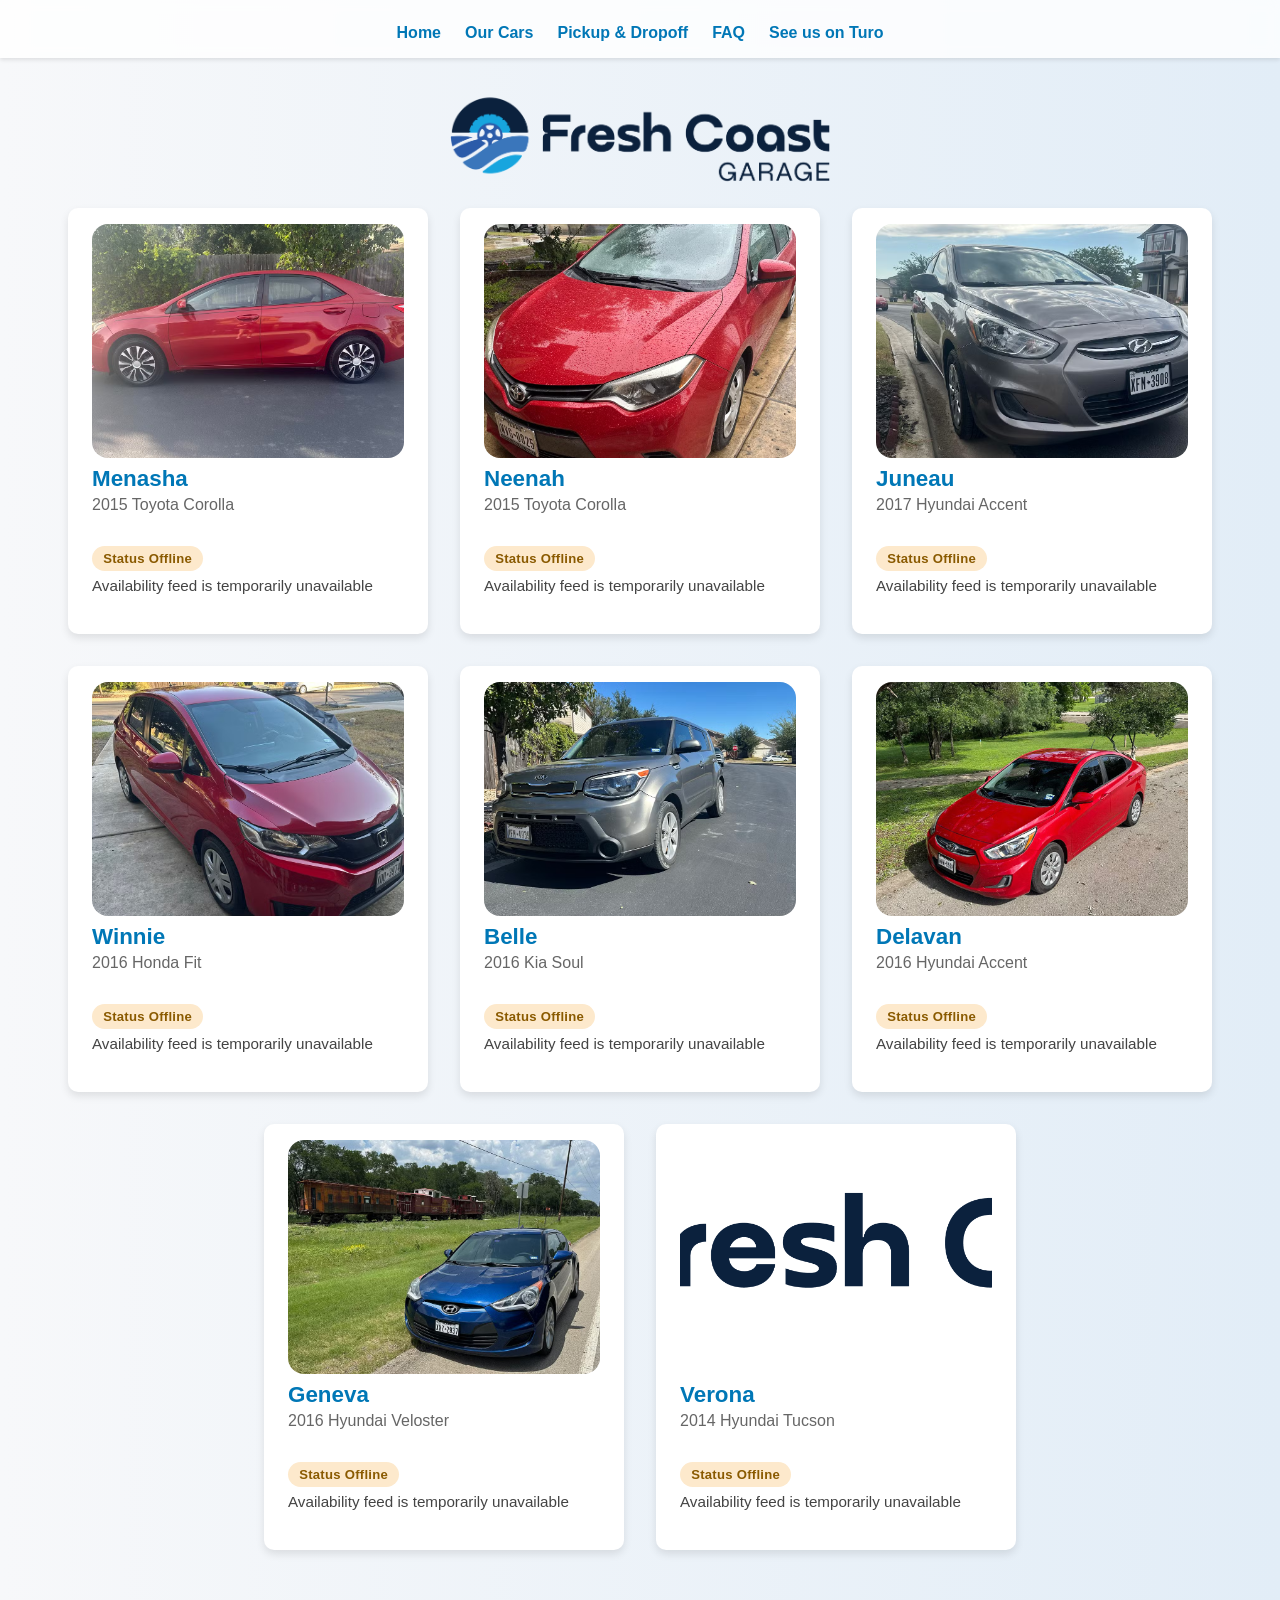
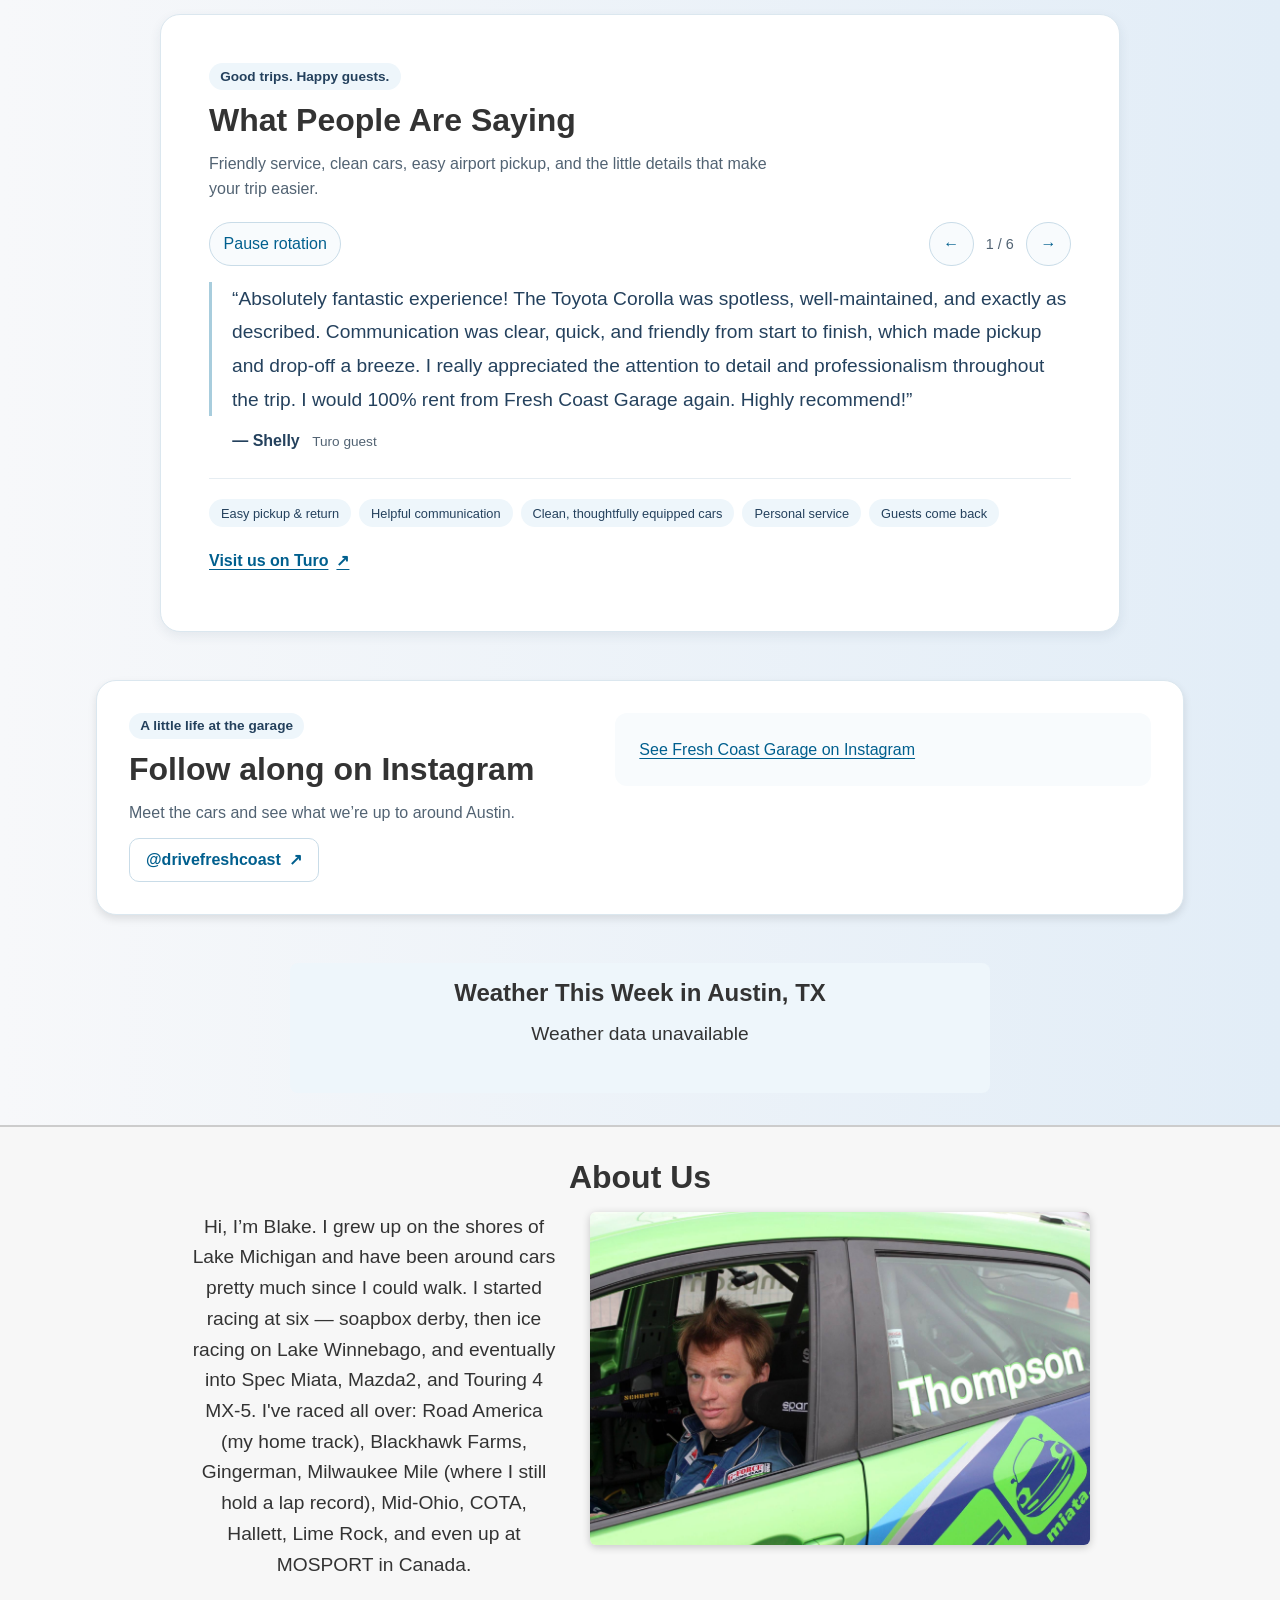
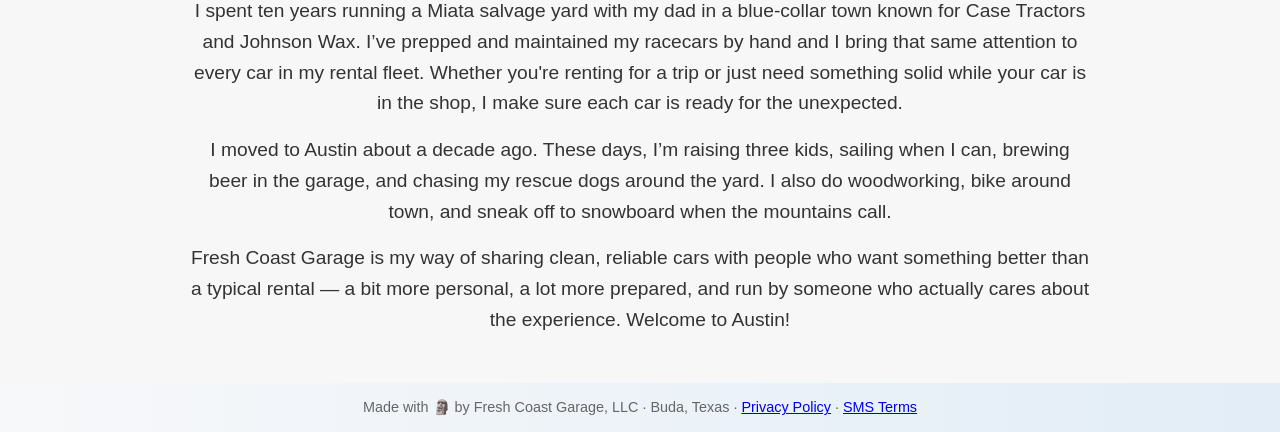
<file: index.html>
﻿<!DOCTYPE html>
<html lang="en">
<head>
  <meta charset="UTF-8" />
  <meta name="viewport" content="width=device-width, initial-scale=1" />
  <title>Fresh Coast Garage</title>
  <meta name="description" content="Local Austin car sharing with Fresh Coast Garage. Explore our cars, contactless Buda TX pickup, and Austin airport Turo pickup and dropoff instructions." />
  <link rel="icon" type="image/jpeg" href="images/icon.jpg" />
  <link rel="stylesheet" href="styles.css?v=20261002-reviews" />
  <style>
    .car-card {
      position: relative;
      display: block;
      text-decoration: none;
      color: inherit;
    }

    .car-status {
      margin-top: 0.8rem;
      display: flex;
      flex-direction: column;
      gap: 0.35rem;
      min-height: 3.6rem;
    }

    .status-pill {
      display: inline-flex;
      align-items: center;
      width: fit-content;
      padding: 0.35rem 0.7rem;
      border-radius: 999px;
      font-size: 0.82rem;
      font-weight: 700;
      letter-spacing: 0.02em;
      line-height: 1;
      background: #e8eef7;
      color: #24415d;
    }

    .status-pill.status-loading {
      background: #ececec;
      color: #666;
    }

    .status-pill.status-available {
      background: #dff6e4;
      color: #1f6b35;
    }

    .status-pill.status-upcoming {
      background: #e5f0ff;
      color: #2156a5;
    }

    .status-pill.status-unavailable {
      background: #fde9cc;
      color: #8a5a00;
    }

    .status-pill.status-longterm {
      background: #f8d7da;
      color: #8b1e2d;
    }

    .status-detail {
      font-size: 0.95rem;
      line-height: 1.35;
      color: #444;
      min-height: 1.2rem;
    }

    .status-meta {
      font-size: 0.82rem;
      color: #777;
      min-height: 1rem;
    }

    .daily-rate {
      display: flex;
      align-items: baseline;
      justify-content: space-between;
      gap: 0.75rem;
      margin-top: 0.85rem;
      padding-top: 0.85rem;
      border-top: 1px solid #e8edf2;
    }

    .daily-rate-label {
      font-size: 0.82rem;
      font-weight: 700;
      color: #607080;
      text-transform: uppercase;
    }

    .daily-rate-value {
      font-size: 1.3rem;
      font-weight: 800;
      color: #1f6b35;
      white-space: nowrap;
    }

    .daily-rate-value span {
      font-size: 0.82rem;
      font-weight: 700;
      color: #607080;
    }
  </style>
</head>
<body>
  <header>
    <nav>
      <ul>
        <li><a href="#">Home</a></li>
        <li><a href="#cars">Our Cars</a></li>
        <li><a href="pickup-dropoff.html">Pickup &amp; Dropoff</a></li>
        <li><a href="faq.html">FAQ</a></li>
        <li><a href="https://turo.com/us/en/drivers/49832972" target="_blank" rel="noopener">See us on Turo</a></li>
      </ul>
    </nav>
  </header>

  <main>
    <div class="logo-container">
      <img src="images/logo.png" width="400" alt="Fresh Coast Garage logo">
    </div>

    <section id="cars">
      <div class="car-cards" id="car-cards">
        <p>Loading cars&hellip;</p>
      </div>
    </section>

    <section id="guest-reviews" class="guest-section" aria-labelledby="reviews-heading">
      <div class="reviews-card" role="region" aria-roledescription="carousel" aria-labelledby="reviews-heading">
        <span class="pickup-tag">Good trips. Happy guests.</span>
        <h2 id="reviews-heading">What People Are Saying</h2>
        <p class="reviews-intro">Friendly service, clean cars, easy airport pickup, and the little details that make your trip easier.</p>
        <div class="review-controls" hidden>
          <button type="button" class="review-toggle">Pause rotation</button>
          <div class="review-navigation">
            <button type="button" class="review-previous" aria-label="Previous review">&larr;</button>
            <span class="review-count">1 / 6</span>
            <button type="button" class="review-next" aria-label="Next review">&rarr;</button>
          </div>
        </div>
        <div class="review-stage" aria-live="off">
          <figure class="review-slide" role="group" aria-roledescription="slide" aria-label="1 of 6">
            <blockquote><p>&ldquo;Absolutely fantastic experience! The Toyota Corolla was spotless, well-maintained, and exactly as described. Communication was clear, quick, and friendly from start to finish, which made pickup and drop-off a breeze. I really appreciated the attention to detail and professionalism throughout the trip. I would 100% rent from Fresh Coast Garage again. Highly recommend!&rdquo;</p></blockquote>
            <figcaption>&mdash; Shelly <span>Turo guest</span></figcaption>
          </figure>
          <figure class="review-slide" role="group" aria-roledescription="slide" aria-label="2 of 6">
            <blockquote><p>&ldquo;Easiest rental I have ever had! Winnie is a fantastic car and Blake was the most helpful host. Highly recommend!&rdquo;</p></blockquote>
            <figcaption>&mdash; Leesa <span>Turo guest</span></figcaption>
          </figure>
          <figure class="review-slide" role="group" aria-roledescription="slide" aria-label="3 of 6">
            <blockquote><p>&ldquo;This is my 3x renting from this Host and each time was AWESOME! Will definitely be renting again!&rdquo;</p></blockquote>
            <figcaption>&mdash; Lakeisha <span>Turo guest</span></figcaption>
          </figure>
          <figure class="review-slide" role="group" aria-roledescription="slide" aria-label="4 of 6">
            <blockquote><p>&ldquo;Definitely one of the best hosts I?ve ever rented with. Pickup/drop off were easy and car drove like a dream. The host even went above and beyond by providing charging and audio cords as well as fresh water bottles at pickup.&rdquo;</p></blockquote>
            <figcaption>&mdash; Lauren <span>Turo guest</span></figcaption>
          </figure>
          <figure class="review-slide" role="group" aria-roledescription="slide" aria-label="5 of 6">
            <blockquote><p>&ldquo;Everything was so easy! Host was so helpful and car was just as described and very easy to drive! Everything was so clean and professional!&rdquo;</p></blockquote>
            <figcaption>&mdash; Natalie <span>Turo guest</span></figcaption>
          </figure>
          <figure class="review-slide" role="group" aria-roledescription="slide" aria-label="6 of 6">
            <blockquote><p>&ldquo;Blake, the car owner is absolutely amazing!! I would recommend that you rent any of his cars any time. There is no going wrong with him. He will absolutely go out of his way to make sure you're taken care of.&rdquo;</p></blockquote>
            <figcaption>&mdash; Graciela <span>Turo guest</span></figcaption>
          </figure>
        </div>
        <div class="review-highlights" aria-label="Why guests choose Fresh Coast Garage">
          <span>Easy pickup &amp; return</span><span>Helpful communication</span><span>Clean, thoughtfully equipped cars</span><span>Personal service</span><span>Guests come back</span>
        </div>
        <a class="reviews-link" href="https://turo.com/us/en/drivers/49832972" target="_blank" rel="noopener noreferrer">Visit us on Turo <span aria-hidden="true">&nearr;</span></a>
      </div>
    </section>

    <section id="instagram" class="guest-section" aria-labelledby="instagram-heading">
      <div class="instagram-card">
        <div class="instagram-intro">
          <span class="pickup-tag">A little life at the garage</span>
          <h2 id="instagram-heading">Follow along on Instagram</h2>
          <p>Meet the cars and see what we&rsquo;re up to around Austin.</p>
          <a class="instagram-follow" href="https://www.instagram.com/drivefreshcoast/" target="_blank" rel="noopener noreferrer">@drivefreshcoast <span aria-hidden="true">&nearr;</span></a>
        </div>
        <div class="instagram-feed">
          <blockquote class="instagram-media" data-instgrm-permalink="https://www.instagram.com/drivefreshcoast/" data-instgrm-version="14">
            <a href="https://www.instagram.com/drivefreshcoast/" target="_blank" rel="noopener noreferrer">See Fresh Coast Garage on Instagram</a>
          </blockquote>
        </div>
      </div>
    </section>

    <section id="weather">
      <h2>Weather This Week in Austin, TX</h2>
      <div id="weather-forecast" class="weather-cards">
        <p>Loading forecast&hellip;</p>
      </div>
    </section>

    <section id="about">
      <h2>About Us</h2>
      <div class="about-content">
        <img src="images/wet.JPG" alt="Blake in racecar" class="about-photo" />

        <p>Hi, I&rsquo;m Blake. I grew up on the shores of Lake Michigan and have been around cars pretty much since I could walk. I started racing at six &mdash; soapbox derby, then ice racing on Lake Winnebago, and eventually into Spec Miata, Mazda2, and Touring 4 MX-5. I've raced all over: Road America (my home track), Blackhawk Farms, Gingerman, Milwaukee Mile (where I still hold a lap record), Mid-Ohio, COTA, Hallett, Lime Rock, and even up at MOSPORT in Canada.</p>

        <p>I spent ten years running a Miata salvage yard with my dad in a blue-collar town known for Case Tractors and Johnson Wax. I&rsquo;ve prepped and maintained my racecars by hand and I bring that same attention to every car in my rental fleet. Whether you're renting for a trip or just need something solid while your car is in the shop, I make sure each car is ready for the unexpected.</p>

        <p>I moved to Austin about a decade ago. These days, I&rsquo;m raising three kids, sailing when I can, brewing beer in the garage, and chasing my rescue dogs around the yard. I also do woodworking, bike around town, and sneak off to snowboard when the mountains call.</p>

        <p>Fresh Coast Garage is my way of sharing clean, reliable cars with people who want something better than a typical rental &mdash; a bit more personal, a lot more prepared, and run by someone who actually cares about the experience. Welcome to Austin!</p>
      </div>
    </section>
  </main>

    <footer>
    Made with 🗿 by Fresh Coast Garage, LLC · Buda, Texas ·
    <a href="/privacy.html">Privacy Policy</a> ·
    <a href="/smsconsent.html">SMS Terms</a>
  </footer>

  <script defer src="scripts/guest-reviews.js"></script>
  <script async src="https://www.instagram.com/embed.js"></script>
  <script>
    // Used for missing feed metadata and when the feed is offline.
    const fallbackFleet = [
      {
        turoVehicleId: "3238198",
        nickname: "Menasha",
        yearMakeModel: "2015 Toyota Corolla",
        href: "https://turo.com/us/en/car-rental/united-states/buda-tx/toyota/corolla/3238198",
        image: "images/menasha/menasha.jpg",
        imageAvif: "images/menasha/menasha.avif",
        alt: "Stripe the 2015 Toyota Corolla"
      },
      {
        turoVehicleId: "3248520",
        nickname: "Neenah",
        yearMakeModel: "2015 Toyota Corolla",
        href: "https://turo.com/us/en/car-rental/united-states/buda-tx/toyota/corolla/3248520",
        image: "images/neenah/neenah.jpg",
        imageAvif: "images/neenah/neenah.avif",
        alt: "Cherry the 2015 Toyota Corolla"
      },
      {
        turoVehicleId: "3284235",
        nickname: "Juneau",
        yearMakeModel: "2017 Hyundai Accent",
        href: "https://turo.com/us/en/car-rental/united-states/buda-tx/hyundai/accent/3284235",
        image: "images/juneau/juneau.jpg",
        imageAvif: "images/juneau/juneau.avif",
        alt: "Juneau the 2017 Hyundai Accent"
      },
      {
        turoVehicleId: "3364377",
        nickname: "Winnie",
        yearMakeModel: "2016 Honda Fit",
        href: "https://turo.com/us/en/car-rental/united-states/buda-tx/honda/fit/3364377",
        image: "images/winnie/winnie.jpg",
        imageAvif: "images/winnie/winnie.avif",
        alt: "Winnie the 2016 Honda Fit"
      },
      {
        turoVehicleId: "3382223",
        nickname: "Belle",
        yearMakeModel: "2016 Kia Soul",
        href: "https://turo.com/us/en/suv-rental/united-states/buda-tx/kia/soul/3382223",
        image: "images/belle/belle.jpg",
        imageAvif: "images/belle/belle.avif",
        alt: "Belle the 2016 Kia Soul"
      },
      {
        turoVehicleId: "3578473",
        nickname: "Delavan",
        yearMakeModel: "2016 Hyundai Accent",
        href: "https://turo.com/us/en/car-rental/united-states/austin-tx/hyundai/accent/3578473",
        image: "images/delavan/delavan.jpg",
        imageAvif: null,
        alt: "Delavan the 2016 Hyundai Accent"
      },
      {
        turoVehicleId: "3666901",
        nickname: "Geneva",
        yearMakeModel: "2016 Hyundai Veloster",
        href: "https://turo.com/us/en/car-rental/united-states/buda-tx/hyundai/veloster/3666901",
        image: "images/geneva/geneva.jpg",
        imageAvif: null,
        alt: "Geneva the 2016 Hyundai Veloster"
      },
      {
        turoVehicleId: "3913214",
        nickname: "Verona",
        yearMakeModel: "2014 Hyundai Tucson",
        href: "https://turo.com/us/en/suv-rental/united-states/buda-tx/hyundai/tucson/3913214",
        image: "images/logo.png",
        imageAvif: null,
        alt: "Fresh Coast Garage logo — photo of Verona coming soon"
      }
    ];

    function formatDateLabel(dateString) {
      if (!dateString) return "";
      const date = new Date(dateString + "T12:00:00");
      return date.toLocaleDateString("en-US", {
        month: "long",
        day: "numeric"
      });
    }

    function getTodayKey() {
      const now = new Date();
      const parts = new Intl.DateTimeFormat("en-CA", {
        timeZone: "America/Chicago",
        year: "numeric",
        month: "2-digit",
        day: "2-digit"
      }).formatToParts(now);

      const year = parts.find(part => part.type === "year")?.value;
      const month = parts.find(part => part.type === "month")?.value;
      const day = parts.find(part => part.type === "day")?.value;

      return `${year}-${month}-${day}`;
    }

    function inferAvailability(vehicle) {
      const today = getTodayKey();
      const availableDates = Array.isArray(vehicle?.availableDates) ? vehicle.availableDates : [];
      const unavailableDates = Array.isArray(vehicle?.unavailableDates) ? vehicle.unavailableDates : [];
      const nextAvailableDate = vehicle?.nextAvailableDate || availableDates[0] || null;
      const isAvailableToday = availableDates.includes(today);
      const totalOpenDays = availableDates.length;

      if (vehicle?.status === "long_term_trip") {
        return {
          pillText: "Unavailable",
          pillClass: "status-longterm",
          detail: "Long Term Trip Underway",
          meta: "This car is temporarily out of circulation."
        };
      }

      if (!totalOpenDays) {
        return {
          pillText: "Unavailable",
          pillClass: "status-unavailable",
          detail: "No availability posted right now",
          meta: "Check back soon for updated dates."
        };
      }

      if (vehicle?.status === "available_until_next_booking" && vehicle?.nextBookedStart) {
        return {
          pillText: "Available Now",
          pillClass: "status-available",
          detail: `Available until ${formatDateLabel(vehicle.nextBookedStart)}`,
          meta: vehicle.nextAvailableDate
            ? `Then available again ${formatDateLabel(vehicle.nextAvailableDate)}`
            : `${totalOpenDays} open day${totalOpenDays === 1 ? "" : "s"} in the next 90 days`
        };
      }

      if (isAvailableToday) {
        return {
          pillText: "Available Now",
          pillClass: "status-available",
          detail: "Ready to book now",
          meta: `${totalOpenDays} open day${totalOpenDays === 1 ? "" : "s"} in the next 90 days`
        };
      }

      if (nextAvailableDate) {
        return {
          pillText: "Booked",
          pillClass: "status-upcoming",
          detail: `Next available: ${formatDateLabel(nextAvailableDate)}`,
          meta: `${unavailableDates.length} blocked day${unavailableDates.length === 1 ? "" : "s"} currently on the calendar`
        };
      }

      return {
        pillText: "Status Unknown",
        pillClass: "status-unavailable",
        detail: "Availability not available",
        meta: ""
      };
    }

    function getExpectedDailyRate(vehicle) {
      if (!vehicle) return null;

      const typicalDailyRate = vehicle.typicalDailyRate;
      if (typicalDailyRate && typeof typicalDailyRate === "object") {
        const low = Number(typicalDailyRate.low);
        const high = Number(typicalDailyRate.high);

        if (Number.isFinite(low) && Number.isFinite(high)) {
          return low === high
            ? `${formatDailyRate(low)}/day`
            : `${formatDailyRate(low)}-${formatDailyRate(high)}/day`;
        }

        if (typeof typicalDailyRate.label === "string" && typicalDailyRate.label.trim()) {
          return typicalDailyRate.label.trim().replace(/^Typical rate:\s*/i, "");
        }
      }

      const rawRate =
        vehicle.expectedDailyRate ??
        vehicle.expectedDailyRateUsd ??
        vehicle.dailyRate ??
        vehicle.dailyRateUsd ??
        vehicle.averageDailyRate ??
        vehicle.expectedDailyPrice;

      if (rawRate !== undefined && rawRate !== null && rawRate !== "") {
        const numericRate = Number(String(rawRate).replace(/[^0-9.-]/g, ""));
        return Number.isFinite(numericRate) ? numericRate : null;
      }

      const rawCents =
        vehicle.expectedDailyRateCents ??
        vehicle.dailyRateCents ??
        vehicle.expectedDailyPriceCents;

      if (rawCents !== undefined && rawCents !== null && rawCents !== "") {
        const numericCents = Number(rawCents);
        return Number.isFinite(numericCents) ? numericCents / 100 : null;
      }

      return null;
    }

    function formatDailyRate(value) {
      return new Intl.NumberFormat("en-US", {
        style: "currency",
        currency: "USD",
        maximumFractionDigits: value % 1 === 0 ? 0 : 2
      }).format(value);
    }

    function normalizeImagePath(value) {
      if (!value) return null;

      const imagePath = String(value).trim();
      if (!imagePath) return null;
      if (/^https?:\/\//i.test(imagePath) || imagePath.startsWith("/")) return imagePath;

      return imagePath.replace(/^\.?\//, "");
    }

    function getImageFolder(vehicle) {
      const folder =
        vehicle?.imageFolder ??
        vehicle?.imageDirectory ??
        vehicle?.imagePath;

      const normalizedFolder = normalizeImagePath(folder);
      return normalizedFolder ? normalizedFolder.replace(/\/$/, "") : null;
    }

    function slugifyAssetName(value) {
      return String(value || "")
        .trim()
        .toLowerCase()
        .replace(/[^a-z0-9]+/g, "-")
        .replace(/^-+|-+$/g, "") || "vehicle";
    }

    function getVehicleImageSlug(car, liveVehicle) {
      const folderSlug = getImageFolder(liveVehicle)?.split("/").pop();
      return slugifyAssetName(
        liveVehicle?.imageSlug ??
        liveVehicle?.nickname ??
        liveVehicle?.displayName ??
        car.nickname ??
        folderSlug
      );
    }

    function getVehicleImageAssets(car, liveVehicle) {
      const imageFolder = getImageFolder(liveVehicle);
      const imageSlug = getVehicleImageSlug(car, liveVehicle);
      const fallbackImage = car.imageAvif || car.image;

      const candidates = [
        imageFolder ? `${imageFolder}/${imageSlug}.avif` : null,
        imageFolder ? `${imageFolder}/${imageSlug}.webp` : null,
        imageFolder ? `${imageFolder}/${imageSlug}.jpg` : null,
        imageFolder ? `${imageFolder}/${imageSlug}.png` : null,
        liveVehicle?.imageAvif,
        liveVehicle?.imageAvifUrl,
        liveVehicle?.primaryImageUrl,
        liveVehicle?.heroImageUrl,
        liveVehicle?.imageUrl,
        car.imageAvif,
        car.image,
        fallbackImage,
        "images/logo.png"
      ]
        .map(normalizeImagePath)
        .filter(Boolean);

      return {
        candidates: [...new Set(candidates)],
        alt: liveVehicle?.imageAlt || car.alt
      };
    }

    function handleImageFallback(image) {
      const fallbacks = image.dataset.fallbacks.split("|").filter(Boolean);
      const nextImage = fallbacks.shift();

      image.dataset.fallbacks = fallbacks.join("|");

      if (nextImage) {
        image.src = nextImage;
      } else {
        image.onerror = null;
      }
    }

    function renderVehiclePicture(car, liveVehicle) {
      const imageAssets = getVehicleImageAssets(car, liveVehicle);
      const [primaryImage, ...fallbackImages] = imageAssets.candidates;
      const fallbackAttribute = fallbackImages.length
        ? ` onerror="handleImageFallback(this)"`
        : "";

      return `
        <img
          src="${escapeHtml(primaryImage)}"
          alt="${escapeHtml(imageAssets.alt)}"
          class="car-photo"
          data-fallbacks="${escapeHtml(fallbackImages.join("|"))}"
          ${fallbackAttribute}
        >
      `;
    }

    function renderCarCard(car, liveVehicle) {
  const inferred = inferAvailability(liveVehicle);
  const expectedDailyRate = getExpectedDailyRate(liveVehicle);
  const dailyRateValue = typeof expectedDailyRate === "number"
    ? `${formatDailyRate(expectedDailyRate)}<span>/day</span>`
    : escapeHtml(expectedDailyRate);
  const dailyRateHtml = expectedDailyRate === null
    ? ""
    : `
      <div class="daily-rate">
        <span class="daily-rate-label">Typical daily rate</span>
        <strong class="daily-rate-value">${dailyRateValue}</strong>
      </div>
    `;

  const shouldSendToHostPage =
    inferred.pillClass === "status-longterm" ||
    inferred.pillClass === "status-unavailable";

  const destination = shouldSendToHostPage
    ? "https://turo.com/us/en/drivers/49832972"
    : car.href;

  const pictureHtml = renderVehiclePicture(car, liveVehicle);

  return `
    <a
      href="${escapeHtml(destination)}"
      class="car-card"
      target="_blank"
      rel="noopener"
      data-turo-vehicle-id="${escapeHtml(car.turoVehicleId)}"
      data-nickname="${escapeHtml(car.nickname)}"
    >
      <div class="image-wrapper">
        ${pictureHtml}
      </div>
      <h3>${escapeHtml(car.nickname)}</h3>
      <p>${escapeHtml(car.yearMakeModel)}</p>
      ${dailyRateHtml}
      <div class="car-status">
        <span class="status-pill ${inferred.pillClass}">${inferred.pillText}</span>
        <div class="status-detail">${inferred.detail}</div>
        <div class="status-meta">${inferred.meta}</div>
      </div>
    </a>
  `;
}
    function normalizeName(value) {
      return String(value || "").trim().toLowerCase();
    }

    function escapeHtml(value) {
      return String(value ?? "").replace(/[&<>"']/g, character => ({
        "&": "&amp;", "<": "&lt;", ">": "&gt;", '"': "&quot;", "'": "&#39;"
      })[character]);
    }

    function getListingUrl(value) {
      try {
        const url = new URL(value);
        return url.protocol === "https:" && url.hostname === "turo.com" ? url.href : null;
      } catch {
        return null;
      }
    }

    function normalizeVehicle(vehicle) {
      const fallback = fallbackFleet.find(car =>
        vehicle.turoVehicleId && String(car.turoVehicleId) === String(vehicle.turoVehicleId)
      ) || fallbackFleet.find(car =>
        normalizeName(car.nickname) === normalizeName(vehicle.nickname || vehicle.displayName || vehicle.name)
      ) || {};
      const nickname = vehicle.nickname || vehicle.displayName || vehicle.name || fallback.nickname || "Rental car";
      return {
        turoVehicleId: vehicle.turoVehicleId || fallback.turoVehicleId || "",
        nickname,
        yearMakeModel: vehicle.yearMakeModel ||
          [vehicle.year, vehicle.make, vehicle.model].filter(Boolean).join(" ") || fallback.yearMakeModel || "",
        href: getListingUrl(vehicle.turoUrl) || getListingUrl(vehicle.href) ||
          fallback.href || "https://turo.com/us/en/drivers/49832972",
        image: fallback.image || "images/logo.png",
        imageAvif: fallback.imageAvif || null,
        alt: vehicle.imageAlt || fallback.alt || nickname + " rental car"
      };
    }

    function getAvailabilityRank(vehicle) {
      const today = getTodayKey();
      const availableDates = Array.isArray(vehicle?.availableDates) ? vehicle.availableDates : [];

      return {
        openDays: availableDates.length,
        availableToday: availableDates.includes(today) ? 1 : 0
      };
    }

    function renderFleet(vehicles) {
      const cardsHtml = vehicles
        .map((liveVehicle, originalIndex) => {
          const car = normalizeVehicle(liveVehicle);
          return {
            car,
            liveVehicle,
            originalIndex,
            rank: getAvailabilityRank(liveVehicle)
          };
        })
        .sort((left, right) => {
          return (
            right.rank.openDays - left.rank.openDays ||
            right.rank.availableToday - left.rank.availableToday ||
            left.originalIndex - right.originalIndex
          );
        })
        .map(({ car, liveVehicle }) => renderCarCard(car, liveVehicle))
        .join("");

      document.getElementById("car-cards").innerHTML = cardsHtml;
    }

    function renderFleetOffline() {
      const cardsHtml = fallbackFleet.map(car => {
        return `
          <a
            href="${car.href}"
            class="car-card"
            target="_blank"
            rel="noopener"
            data-turo-vehicle-id="${escapeHtml(car.turoVehicleId)}"
            data-nickname="${escapeHtml(car.nickname)}"
          >
            <div class="image-wrapper">
              ${
                car.imageAvif
                  ? `
                    <picture>
                      <source srcset="${car.imageAvif}" type="image/avif">
                      <img src="${car.image}" alt="${car.alt}" class="car-photo">
                    </picture>
                  `
                  : `
                    <picture>
                      <img src="${car.image}" alt="${car.alt}" class="car-photo">
                    </picture>
                  `
              }
            </div>
            <h3>${escapeHtml(car.nickname)}</h3>
            <p>${escapeHtml(car.yearMakeModel)}</p>
            <div class="car-status">
              <span class="status-pill status-unavailable">Status Offline</span>
              <div class="status-detail">Availability feed is temporarily unavailable</div>
              <div class="status-meta"></div>
            </div>
          </a>
        `;
      }).join("");

      document.getElementById("car-cards").innerHTML = cardsHtml;
    }

    fetch("/api/availability.php", { cache: "no-store" })
      .then(res => {
        if (!res.ok) {
          throw new Error(`Availability request failed: ${res.status}`);
        }
        return res.json();
      })
      .then(data => {
        const vehicles = data?.payload?.vehicles ?? data?.vehicles;
        if (data?.ok === false || !Array.isArray(vehicles) || vehicles.some(vehicle => !vehicle || typeof vehicle !== "object" || Array.isArray(vehicle))) {
          throw new Error("Invalid vehicle feed");
        }
        renderFleet(vehicles);
      })
      .catch(() => {
        renderFleetOffline();
      });

    fetch("https://api.open-meteo.com/v1/forecast?latitude=30.0861&longitude=-97.8406&daily=temperature_2m_max,temperature_2m_min,weathercode&temperature_unit=fahrenheit&timezone=auto&model=best_match")
      .then(res => res.json())
      .then(data => {
        const forecast = data.daily;
        const container = document.getElementById("weather-forecast");
        container.innerHTML = "";

        const weatherIcons = {
          0: "\u2600\uFE0F", 1: "\uD83C\uDF24\uFE0F", 2: "\u26C5", 3: "\uD83C\uDF25\uFE0F",
          45: "\uD83C\uDF2B\uFE0F", 48: "\uD83C\uDF2B\uFE0F", 51: "\uD83C\uDF26\uFE0F", 53: "\uD83C\uDF26\uFE0F",
          61: "\uD83C\uDF27\uFE0F", 63: "\uD83C\uDF27\uFE0F", 65: "\uD83C\uDF27\uFE0F", 71: "\u2744\uFE0F",
          80: "\uD83C\uDF26\uFE0F", 95: "\u26C8\uFE0F", 99: "\u26C8\uFE0F"
        };

        for (let i = 0; i < 5; i++) {
          const date = new Date(forecast.time[i]);
          const day = date.toLocaleDateString("en-US", { weekday: "short" });
          const icon = weatherIcons[forecast.weathercode[i]] || "\u2753";
          const max = Math.round(forecast.temperature_2m_max[i]);
          const min = Math.round(forecast.temperature_2m_min[i]);

          const card = document.createElement("div");
          card.className = "weather-day";
          card.innerHTML = `
            <h3>${day}</h3>
            <div>${icon}</div>
            <p>${max}&deg;F / ${min}&deg;F</p>
          `;
          container.appendChild(card);
        }
      })
      .catch(() => {
        document.getElementById("weather-forecast").innerHTML = "<p>Weather data unavailable</p>";
      });
  </script>
</body>
</html>
</file>
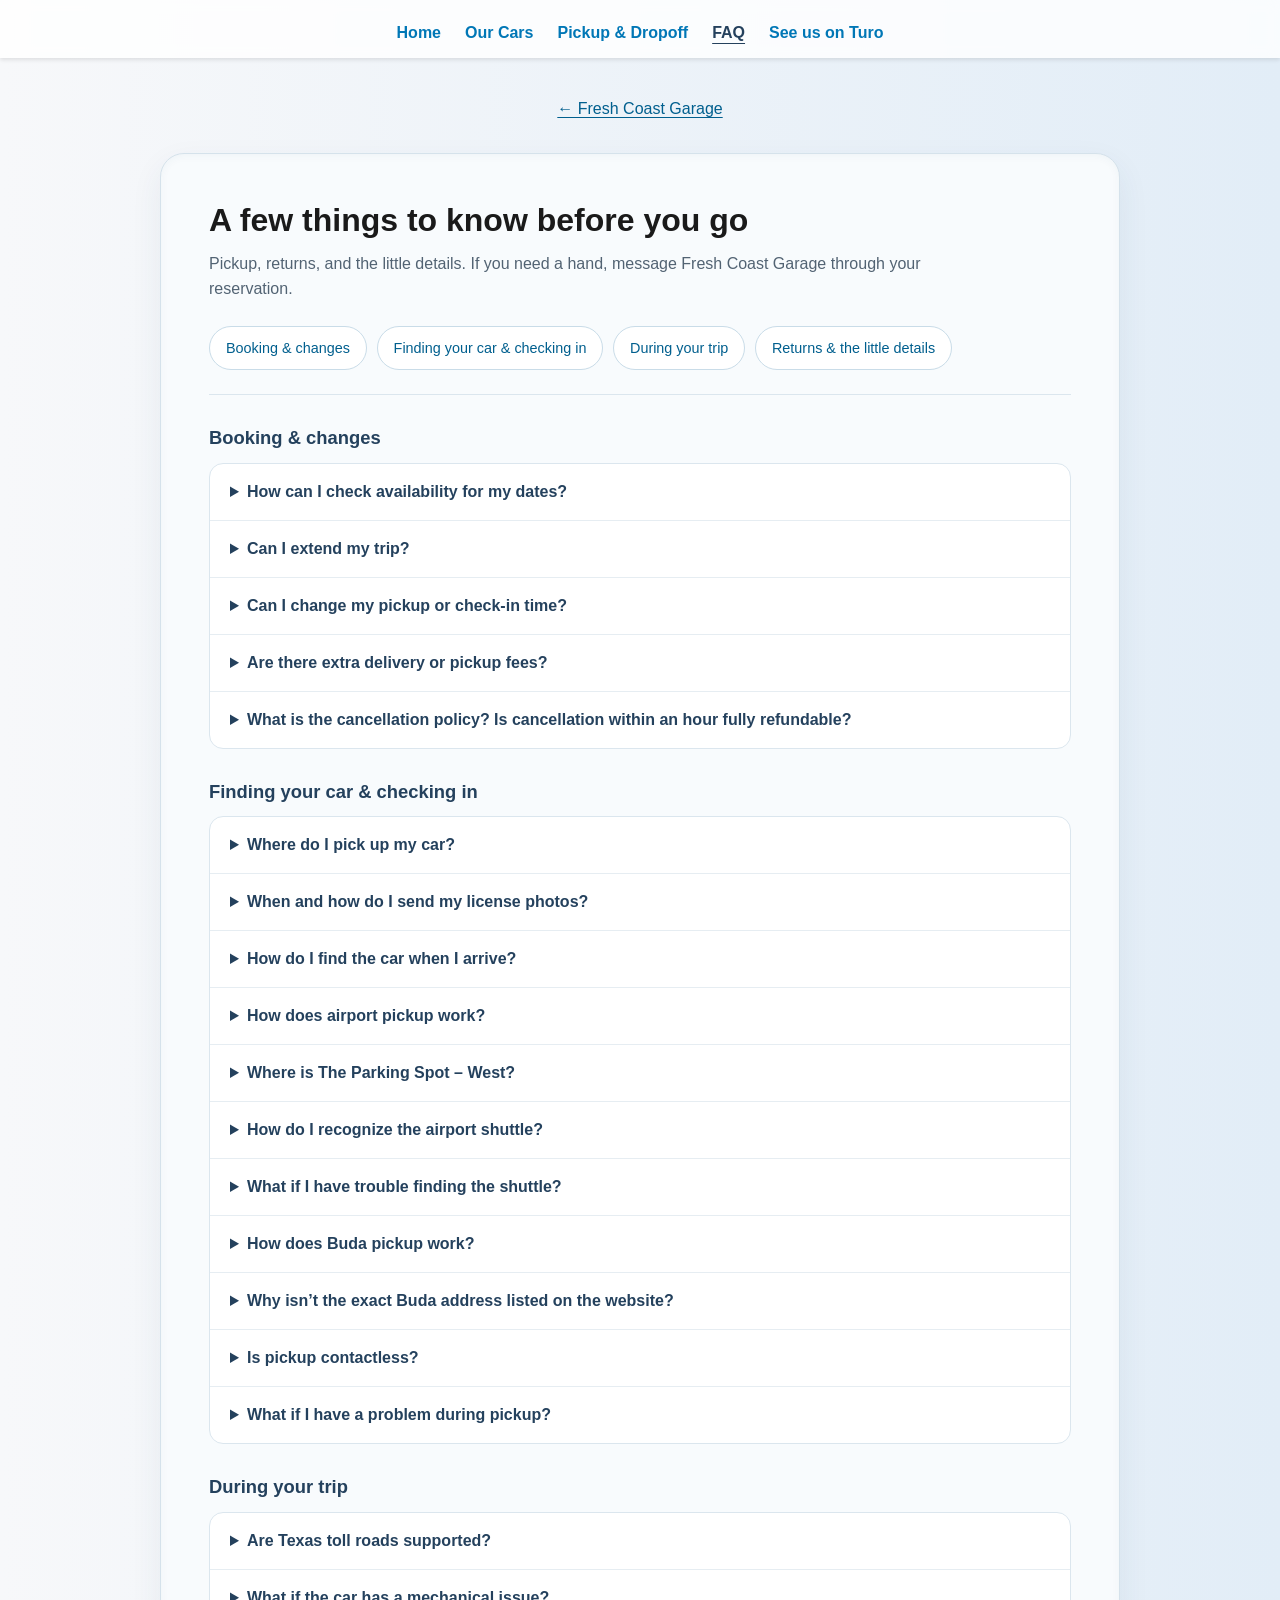
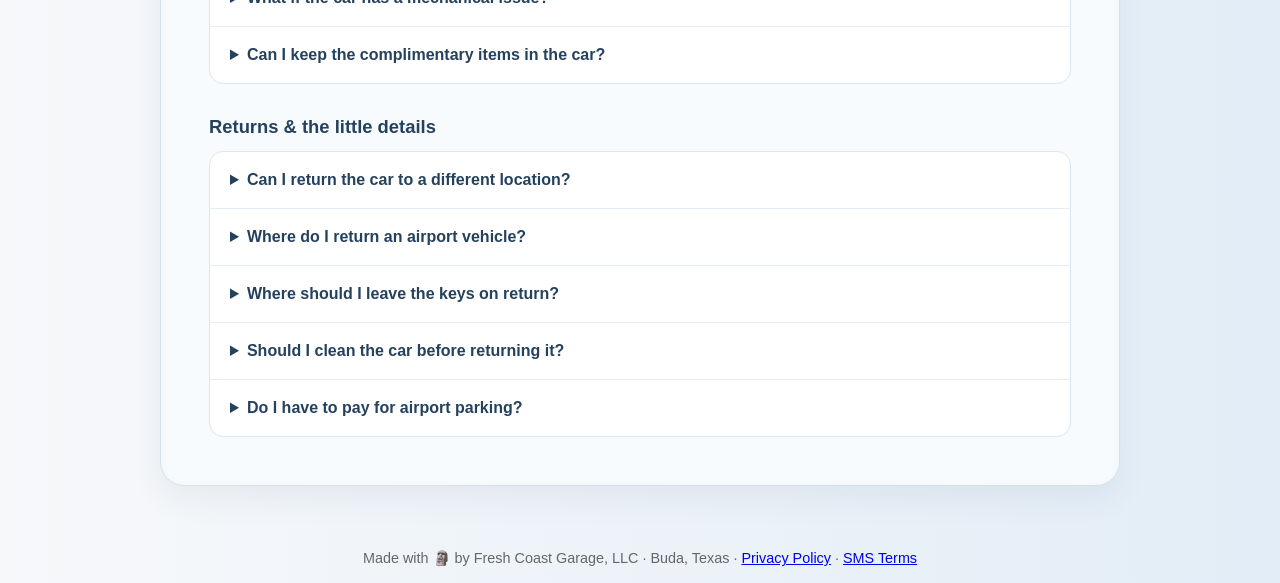
<file: faq.html>
<!DOCTYPE html>
<html lang="en">
<head>
  <meta charset="UTF-8" />
  <meta name="viewport" content="width=device-width, initial-scale=1" />
  <title>Frequently Asked Questions | Fresh Coast Garage</title>
  <meta name="description" content="Answers to Fresh Coast Garage guest questions about booking, Austin airport pickup, trip changes, keys, tolls, and returns." />
  <link rel="icon" type="image/jpeg" href="images/icon.jpg" />
  <link rel="stylesheet" href="styles.css?v=20260930-guest-pages" />
</head>
<body>
  <header>
    <nav>
      <ul>
        <li><a href="index.html">Home</a></li>
        <li><a href="index.html#cars">Our Cars</a></li>
        <li><a href="pickup-dropoff.html">Pickup &amp; Dropoff</a></li>
        <li><a href="faq.html" aria-current="page">FAQ</a></li>
        <li><a href="https://turo.com/us/en/drivers/49832972" target="_blank" rel="noopener">See us on Turo</a></li>
      </ul>
    </nav>
  </header>
  <main class="guest-page">
    <a class="guest-home-link" href="index.html">&larr; Fresh Coast Garage</a>
    <section id="faq" class="guest-section" aria-labelledby="faq-heading">
      <div class="faq-inset">
      <h1 id="faq-heading">A few things to know before you go</h1>
      <p class="section-intro">Pickup, returns, and the little details. If you need a hand, message Fresh Coast Garage through your reservation.</p>
      <div class="faq-topics" aria-label="FAQ topics">
        <a href="#faq-booking">Booking &amp; changes</a>
        <a href="#faq-arrival">Finding your car &amp; checking in</a>
        <a href="#faq-on-the-road">During your trip</a>
        <a href="#faq-returns">Returns &amp; the little details</a>
      </div>
      <section class="faq-group" id="faq-booking" aria-labelledby="faq-booking-heading">
        <h3 id="faq-booking-heading">Booking &amp; changes</h3>
        <div class="faq-list">
          <details><summary>How can I check availability for my dates?</summary><p>Start with <a href="index.html#cars">Our Cars</a>, then open the vehicle on Turo and enter your exact pickup and return dates and times. Turo shows availability and pricing for your selected trip; the website cards are a quick overview.</p></details>
          <details><summary>Can I extend my trip?</summary><p>Request an extension through your Turo reservation before your scheduled return. Extensions depend on availability and confirmation in Turo, and the price may change. Until the extension is confirmed, your original return time still applies.</p></details>
          <details><summary>Can I change my pickup or check-in time?</summary><p>Message us through your reservation as soon as your plans change. Request any needed trip-time change in Turo and wait for confirmation before arriving earlier. A later pickup does not automatically extend your return time.</p></details>
          <details><summary>Are there extra delivery or pickup fees?</summary><p>Fees depend on the pickup location and reservation. Review the price breakdown in Turo before booking or confirming a location change. Guests do not pay the parking fee for our The Parking Spot &ndash; West arrangement; other trip or delivery charges may still apply.</p></details>
          <details><summary>What is the cancellation policy? Is cancellation within an hour fully refundable?</summary><p>Refund eligibility depends on your booking type and timing, so a full refund within an hour is not a blanket guarantee. Check the cancellation terms in your Turo reservation before canceling. See <a href="https://help.turo.com/canceling-a-trip-with-your-host-HJyUE4xN9">Turo&rsquo;s cancellation guidance</a> for the current rules.</p></details>
        </div>
      </section>
      <section class="faq-group" id="faq-arrival" aria-labelledby="faq-arrival-heading">
        <h3 id="faq-arrival-heading">Finding your car &amp; checking in</h3>
        <div class="faq-list">
          <details><summary>Where do I pick up my car?</summary><p>Vehicles are generally available from our Buda location near FM 967 &amp; FM 1626 or The Parking Spot &ndash; West near Austin-Bergstrom International Airport. Your reservation identifies your pickup location. See our <a href="pickup-dropoff.html">pickup and dropoff guide</a> for the steps.</p></details>
          <details><summary>When and how do I send my license photos?</summary><p>Follow the identity and license verification prompts in your Turo reservation before pickup. Upload the requested photos through Turo&rsquo;s verification flow when prompted, and bring your valid driver&rsquo;s license. Message us through the reservation if you have trouble completing check-in.</p></details>
          <details><summary>How do I find the car when I arrive?</summary><p>Use the exact pickup location and vehicle instructions in your reservation. For airport pickup, take The Parking Spot &ndash; West shuttle to the lot first. If you cannot find the car, message us through your reservation so we can help.</p></details>
          <details><summary>How does airport pickup work?</summary><p>Your car will be waiting at The Parking Spot &ndash; West near ABIA. Take The Parking Spot &ndash; West shuttle from the airport terminal to the lot, then use the lockbox on the vehicle for contactless pickup. Follow the blue exit signs when leaving; the gates should open automatically.</p></details>
          <details><summary>Where is The Parking Spot &ndash; West?</summary><p>The lot is at <a href="https://www.google.com/maps/search/?api=1&amp;query=The+Parking+Spot+West+1600+E+Highway+71+Austin+TX+78742">1600 E Highway 71, Austin, TX 78742</a>. When driving to the lot, you must enter from Highway 71. The direct access from the airport is restricted to shuttles and cannot be used by guests.</p></details>
          <details><summary>How do I recognize the airport shuttle?</summary><p>Look for The Parking Spot&rsquo;s yellow shuttle bus with black polka dots. Confirm it&rsquo;s the shuttle to the West lot before boarding.</p></details>
          <details><summary>What if I have trouble finding the shuttle?</summary><p>Call The Parking Spot &ndash; West at <a href="tel:+15123859343">(512) 385-9343</a> for shuttle help.</p></details>
          <details><summary>How does Buda pickup work?</summary><p>Your vehicle will be prepared before your trip at our Buda pickup location near FM 967 &amp; FM 1626. Pickup is contactless using a lockbox. Exact pickup instructions are provided with your reservation. Return to the same location unless otherwise arranged, and lock the keys inside the car. We&rsquo;ll use our spare key to collect it.</p></details>
          <details><summary>Why isn&rsquo;t the exact Buda address listed on the website?</summary><p>The Buda pickup point is a private location, so the exact address and pickup instructions are provided directly to booked guests.</p></details>
          <details><summary>Is pickup contactless?</summary><p>Yes. Vehicles are generally prepared in advance and secured with a lockbox so you can begin your trip without coordinating an in-person key exchange.</p></details>
          <details><summary>What if I have a problem during pickup?</summary><p>Message Fresh Coast Garage through your reservation. For airport shuttle-specific issues, call The Parking Spot &ndash; West at <a href="tel:+15123859343">(512) 385-9343</a>.</p></details>
        </div>
      </section>
      <section class="faq-group" id="faq-on-the-road" aria-labelledby="faq-on-the-road-heading">
        <h3 id="faq-on-the-road-heading">During your trip</h3>
        <div class="faq-list">
          <details><summary>Are Texas toll roads supported?</summary><p>Yes. Our vehicles have a Texas-compatible toll tag. You can use toll roads normally, and toll charges are billed after the trip according to your reservation terms.</p></details>
          <details><summary>What if the car has a mechanical issue?</summary><p>If the car seems unsafe to drive, stop somewhere safe and do not continue driving. Message us through your reservation and contact <a href="https://help.turo.com/en_us/roadside-assistance-or-us-guests-BJBiEVgE9">Turo roadside assistance</a> for a breakdown or roadside issue. In an emergency, call 911.</p></details>
          <details><summary>Can I keep the complimentary items in the car?</summary><p>The cords and lotion are yours to keep &mdash; enjoy! Please leave the sunshade and 12V USB charger in the car when you return it.</p></details>
        </div>
      </section>
      <section class="faq-group" id="faq-returns" aria-labelledby="faq-returns-heading">
        <h3 id="faq-returns-heading">Returns &amp; the little details</h3>
        <div class="faq-list">
          <details><summary>Can I return the car to a different location?</summary><p>Please ask us through your reservation before changing the return location. A different dropoff point depends on availability, confirmation, and any applicable fees. Until a change is confirmed in your reservation, return to the original location.</p></details>
          <details><summary>Where do I return an airport vehicle?</summary><p>Return the vehicle to The Parking Spot &ndash; West, entering from Highway 71. The direct airport access is for shuttles only. Park the car and lock the keys inside; we&rsquo;ll use our spare key to collect it. Then take The Parking Spot shuttle back to the airport terminal.</p></details>
          <details><summary>Where should I leave the keys on return?</summary><p>Lock the keys inside the car when you return it to the agreed location. We&rsquo;ll use our spare key to collect the vehicle. Check for your phone, wallet, luggage, and other belongings before locking up.</p></details>
          <details><summary>Should I clean the car before returning it?</summary><p>We take care of the cleaning, so please don&rsquo;t wash the outside. Just keep the inside tidy and take your rubbish and personal belongings with you when you return the car.</p></details>
          <details><summary>Do I have to pay for airport parking?</summary><p>No. Fresh Coast Garage guests do not pay the parking fee when picking up or returning one of our vehicles through this arrangement.</p></details>
        </div>
      </section>
      </div>
    </section>
  </main>
    <footer>
    Made with 🗿 by Fresh Coast Garage, LLC · Buda, Texas ·
    <a href="/privacy.html">Privacy Policy</a> ·
    <a href="/smsconsent.html">SMS Terms</a>
  </footer>
</body>
</html>
</file>
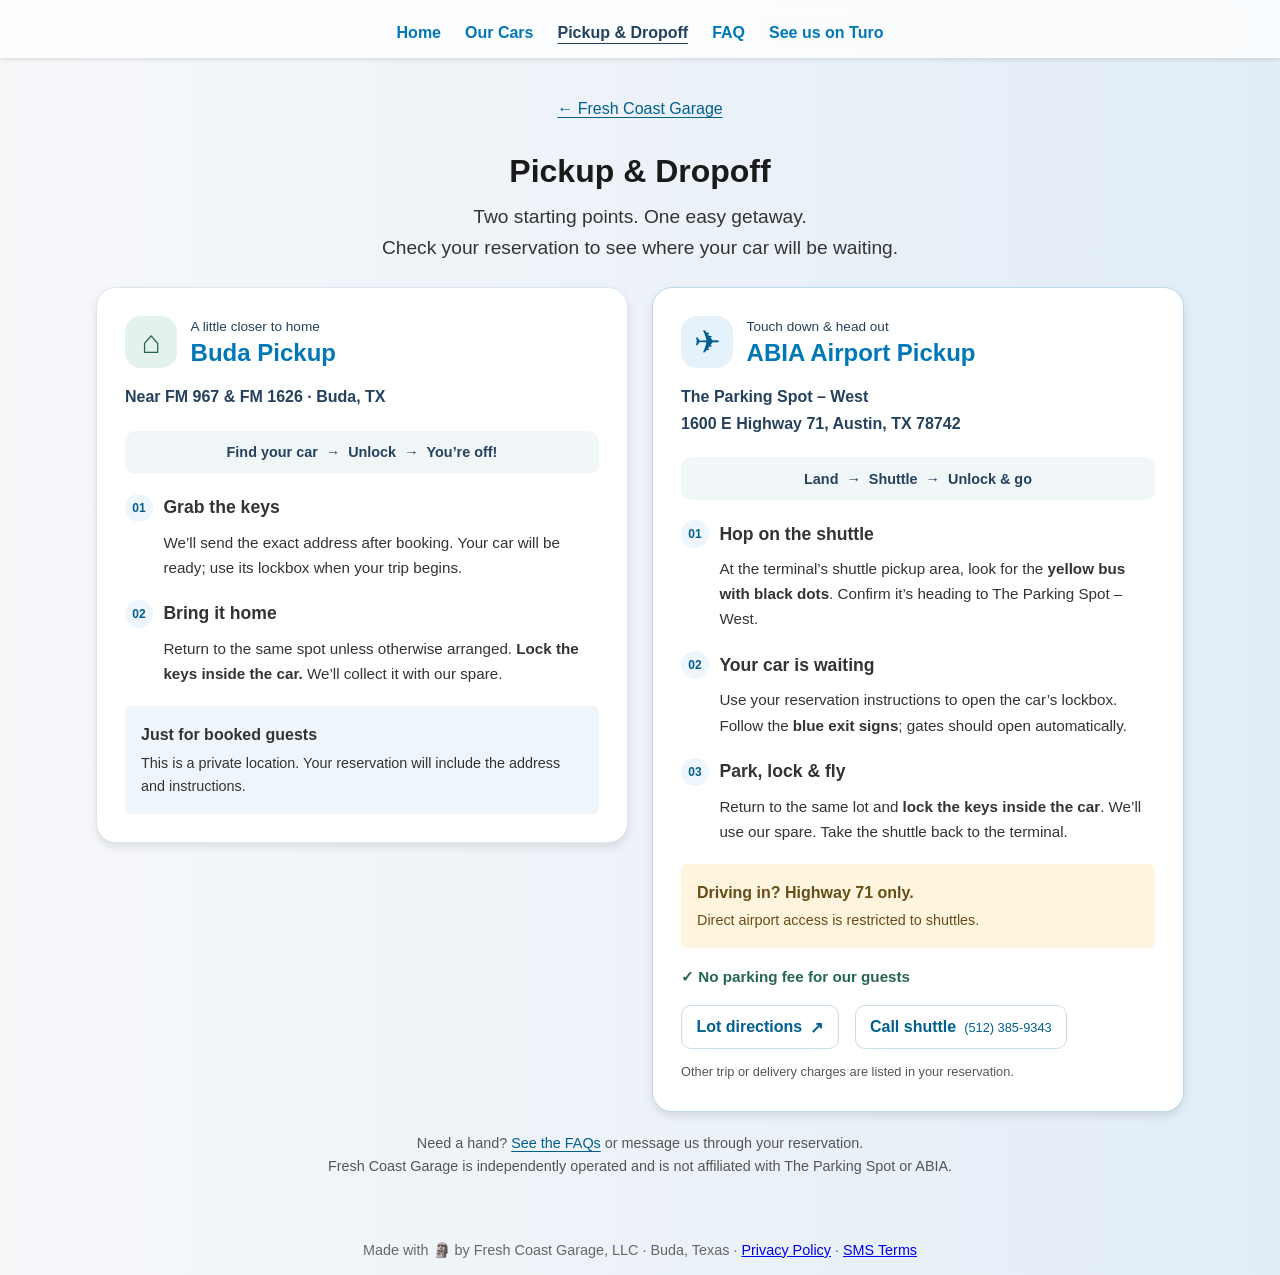
<file: pickup-dropoff.html>
<!DOCTYPE html>
<html lang="en">
<head>
  <meta charset="UTF-8" />
  <meta name="viewport" content="width=device-width, initial-scale=1" />
  <title>Pickup &amp; Dropoff | Fresh Coast Garage</title>
  <meta name="description" content="Contactless car pickup in Buda, TX and Austin airport Turo pickup at The Parking Spot West. Find shuttle, driving, and return instructions." />
  <link rel="icon" type="image/jpeg" href="images/icon.jpg" />
  <link rel="stylesheet" href="styles.css?v=20260930-guest-pages" />
</head>
<body>
  <header>
    <nav>
      <ul>
        <li><a href="index.html">Home</a></li>
        <li><a href="index.html#cars">Our Cars</a></li>
        <li><a href="pickup-dropoff.html" aria-current="page">Pickup &amp; Dropoff</a></li>
        <li><a href="faq.html">FAQ</a></li>
        <li><a href="https://turo.com/us/en/drivers/49832972" target="_blank" rel="noopener">See us on Turo</a></li>
      </ul>
    </nav>
  </header>
  <main class="guest-page">
    <a class="guest-home-link" href="index.html">&larr; Fresh Coast Garage</a>
    <section id="pickup-dropoff" class="guest-section" aria-labelledby="pickup-heading">
      <h1 id="pickup-heading">Pickup &amp; Dropoff</h1>
      <p class="section-intro">Two starting points. One easy getaway.<br>Check your reservation to see where your car will be waiting.</p>
      <div class="pickup-options">
        <article class="pickup-panel" aria-labelledby="buda-heading">
          <div class="pickup-card-heading"><span class="pickup-icon" aria-hidden="true">&#8962;</span><div><span class="pickup-tag">A little closer to home</span><h3 id="buda-heading">Buda Pickup</h3></div></div>
          <p class="pickup-location">Near FM 967 &amp; FM 1626 &middot; Buda, TX</p>
          <div class="pickup-route" aria-label="Pickup process"><span>Find your car</span><span aria-hidden="true">&rarr;</span><span>Unlock</span><span aria-hidden="true">&rarr;</span><span>You&rsquo;re off!</span></div>
          <div class="pickup-moment"><h4><span aria-hidden="true">01</span> Grab the keys</h4><p>We&rsquo;ll send the exact address after booking. Your car will be ready; use its lockbox when your trip begins.</p></div>
          <div class="pickup-moment"><h4><span aria-hidden="true">02</span> Bring it home</h4><p>Return to the same spot unless otherwise arranged. <strong>Lock the keys inside the car.</strong> We&rsquo;ll collect it with our spare.</p></div>
          <div class="pickup-note"><strong>Just for booked guests</strong><span>This is a private location. Your reservation will include the address and instructions.</span></div>
        </article>
        <article class="pickup-panel airport-panel" aria-labelledby="airport-heading">
          <div class="pickup-card-heading"><span class="pickup-icon" aria-hidden="true">&#9992;</span><div><span class="pickup-tag">Touch down &amp; head out</span><h3 id="airport-heading">ABIA Airport Pickup</h3></div></div>
          <p class="pickup-location">The Parking Spot &ndash; West<br>1600 E Highway 71, Austin, TX 78742</p>
          <div class="pickup-route" aria-label="Pickup process"><span>Land</span><span aria-hidden="true">&rarr;</span><span>Shuttle</span><span aria-hidden="true">&rarr;</span><span>Unlock &amp; go</span></div>
          <div class="pickup-moment"><h4><span aria-hidden="true">01</span> Hop on the shuttle</h4><p>At the terminal&rsquo;s shuttle pickup area, look for the <strong>yellow bus with black dots</strong>. Confirm it&rsquo;s heading to The Parking Spot &ndash; West.</p></div>
          <div class="pickup-moment"><h4><span aria-hidden="true">02</span> Your car is waiting</h4><p>Use your reservation instructions to open the car&rsquo;s lockbox. Follow the <strong>blue exit signs</strong>; gates should open automatically.</p></div>
          <div class="pickup-moment"><h4><span aria-hidden="true">03</span> Park, lock &amp; fly</h4><p>Return to the same lot and <strong>lock the keys inside the car</strong>. We&rsquo;ll use our spare. Take the shuttle back to the terminal.</p></div>
          <div class="pickup-note arrival-note"><strong>Driving in? Highway 71 only.</strong><span>Direct airport access is restricted to shuttles.</span></div>
          <p class="parking-perk"><span aria-hidden="true">&#10003;</span> No parking fee for our guests</p>
          <div class="pickup-actions">
            <a href="https://www.google.com/maps/search/?api=1&amp;query=The+Parking+Spot+West+1600+E+Highway+71+Austin+TX+78742">Lot directions <span aria-hidden="true">&nearr;</span></a>
            <a href="tel:+15123859343">Call shuttle <span class="shuttle-number">(512) 385-9343</span></a>
          </div>
          <p class="pickup-small">Other trip or delivery charges are listed in your reservation.</p>
        </article>
      </div>
      <p class="pickup-footnote">Need a hand? <a href="faq.html">See the FAQs</a> or message us through your reservation.<br>Fresh Coast Garage is independently operated and is not affiliated with The Parking Spot or ABIA.</p>
    </section>
  </main>
    <footer>
    Made with 🗿 by Fresh Coast Garage, LLC · Buda, Texas ·
    <a href="/privacy.html">Privacy Policy</a> ·
    <a href="/smsconsent.html">SMS Terms</a>
  </footer>
</body>
</html>
</file>
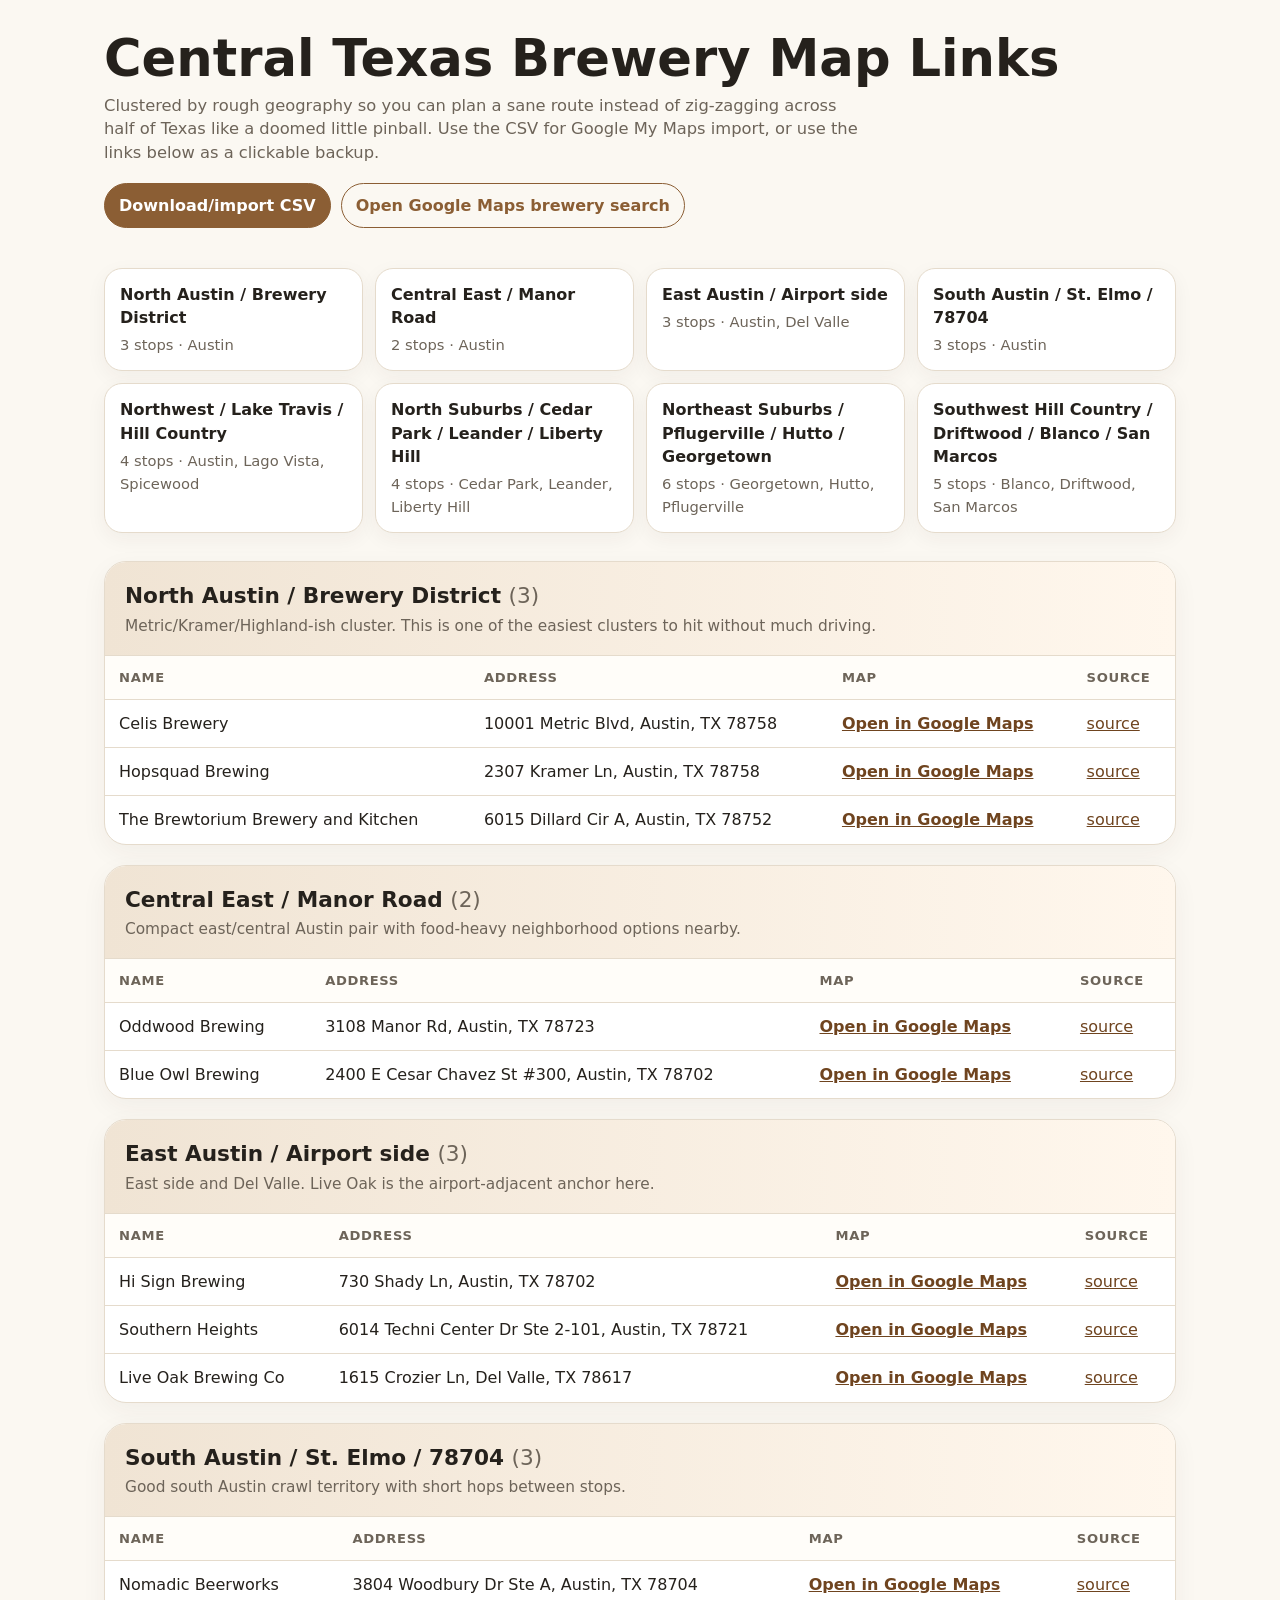
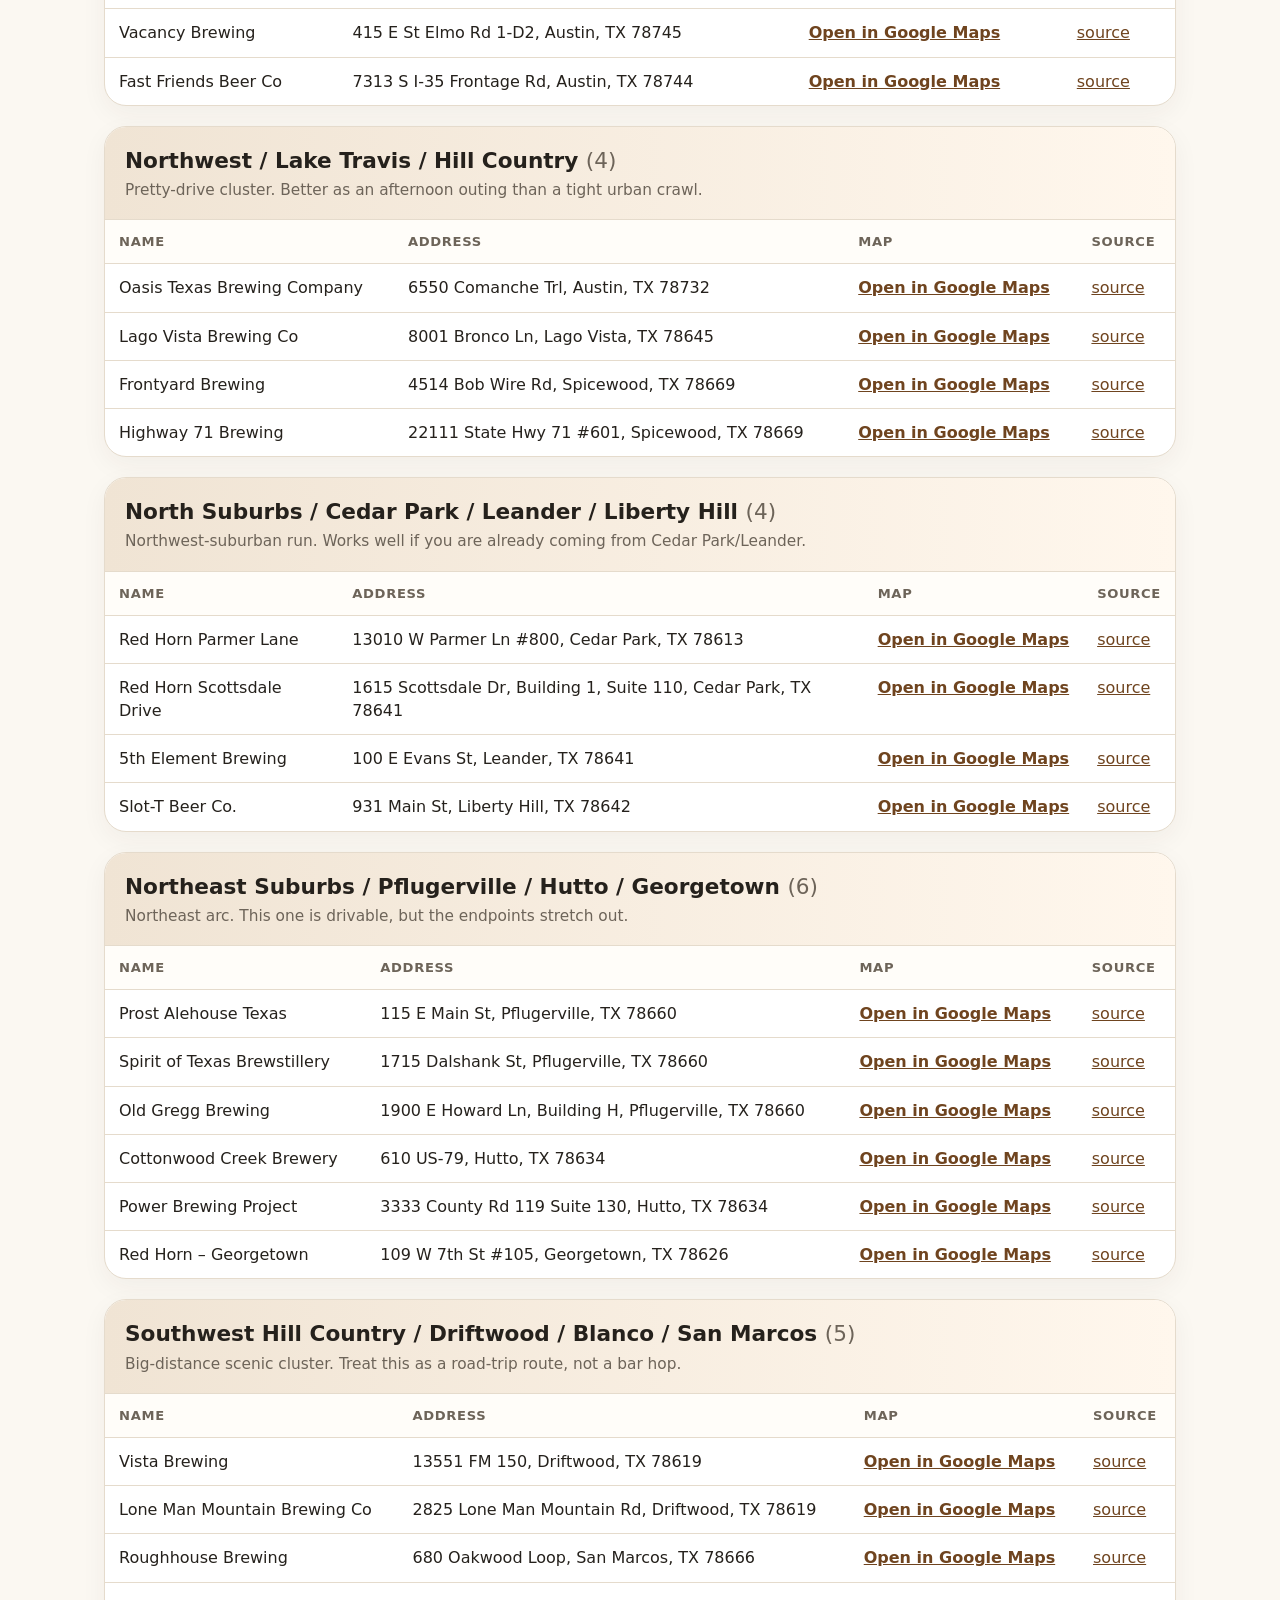
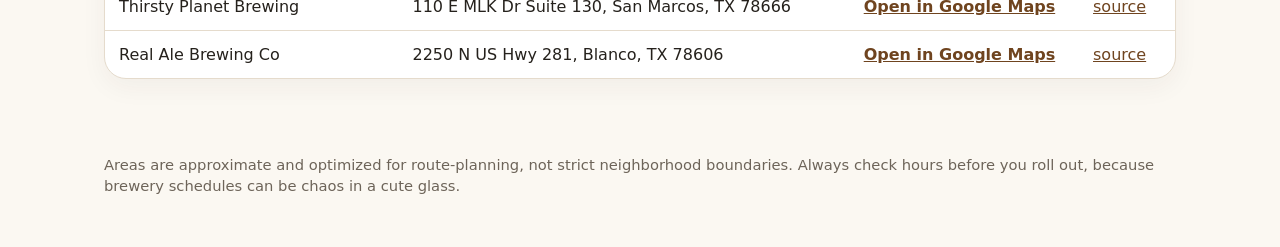
<file: preview.html>
<!doctype html>
<html lang="en">
<head>
  <meta charset="utf-8">
  <meta name="viewport" content="width=device-width, initial-scale=1">
  <title>Central Texas Brewery Map Links by Area</title>
  <style>
    :root {
      --bg: #fbf8f2;
      --card: #ffffff;
      --ink: #25211c;
      --muted: #6d6459;
      --line: #e5dbcc;
      --accent: #8b5e34;
      --accent-soft: #f0e4d4;
    }
    * { box-sizing: border-box; }
    body {
      margin: 0;
      font-family: system-ui, -apple-system, BlinkMacSystemFont, "Segoe UI", sans-serif;
      background: var(--bg);
      color: var(--ink);
      line-height: 1.45;
    }
    header {
      padding: 32px 24px 18px;
      max-width: 1120px;
      margin: 0 auto;
    }
    h1 { margin: 0 0 8px; font-size: clamp(2rem, 4vw, 3.4rem); line-height: 1.05; }
    .intro { max-width: 760px; color: var(--muted); margin: 0 0 18px; font-size: 1.02rem; }
    .actions { display: flex; flex-wrap: wrap; gap: 10px; margin: 18px 0 4px; }
    .button {
      display: inline-block;
      border: 1px solid var(--accent);
      background: var(--accent);
      color: #fff;
      padding: 10px 14px;
      border-radius: 999px;
      text-decoration: none;
      font-weight: 650;
    }
    .button.secondary { background: transparent; color: var(--accent); }
    main { max-width: 1120px; margin: 0 auto; padding: 0 24px 40px; }
    .summary-grid {
      display: grid;
      grid-template-columns: repeat(auto-fit, minmax(230px, 1fr));
      gap: 12px;
      margin: 18px 0 28px;
    }
    .summary-card {
      display: block;
      background: var(--card);
      border: 1px solid var(--line);
      border-radius: 18px;
      padding: 14px 15px;
      text-decoration: none;
      color: inherit;
      box-shadow: 0 6px 20px rgba(64, 47, 31, .05);
    }
    .summary-card strong { display: block; margin-bottom: 4px; }
    .summary-card span { color: var(--muted); font-size: .92rem; }
    section {
      background: var(--card);
      border: 1px solid var(--line);
      border-radius: 22px;
      margin: 20px 0;
      overflow: hidden;
      box-shadow: 0 8px 26px rgba(64, 47, 31, .05);
    }
    .section-head {
      padding: 18px 20px;
      background: linear-gradient(90deg, var(--accent-soft), #fff7ed);
      border-bottom: 1px solid var(--line);
    }
    h2 { margin: 0 0 3px; font-size: 1.35rem; }
    .section-note { color: var(--muted); margin: 0; font-size: .96rem; }
    table { border-collapse: collapse; width: 100%; }
    th, td { padding: 12px 14px; text-align: left; border-bottom: 1px solid var(--line); vertical-align: top; }
    th { font-size: .82rem; text-transform: uppercase; letter-spacing: .05em; color: var(--muted); background: #fffdf9; }
    tr:last-child td { border-bottom: 0; }
    a { color: #6f441f; }
    .maplink { font-weight: 650; white-space: nowrap; }
    .count { color: var(--muted); font-weight: 500; }
    footer { max-width: 1120px; margin: 0 auto; padding: 0 24px 36px; color: var(--muted); font-size: .92rem; }
    @media (max-width: 700px) {
      th:nth-child(4), td:nth-child(4) { display: none; }
      th, td { padding: 10px; }
      .maplink { white-space: normal; }
    }
  </style>
</head>
<body>
<header>
  <h1>Central Texas Brewery Map Links</h1>
  <p class="intro">Clustered by rough geography so you can plan a sane route instead of zig-zagging across half of Texas like a doomed little pinball. Use the CSV for Google My Maps import, or use the links below as a clickable backup.</p>
  <div class="actions">
    <a class="button" href="central_texas_breweries_google_mymaps.csv">Download/import CSV</a>
    <a class="button secondary" href="https://www.google.com/maps/search/breweries+near+Austin+TX">Open Google Maps brewery search</a>
  </div>
</header>
<main>
  <div class="summary-grid">
    <a class="summary-card" href="#north-austin-brewery-district"><strong>North Austin / Brewery District</strong><span>3 stops · Austin</span></a>
    <a class="summary-card" href="#central-east-manor-road"><strong>Central East / Manor Road</strong><span>2 stops · Austin</span></a>
    <a class="summary-card" href="#east-austin-airport-side"><strong>East Austin / Airport side</strong><span>3 stops · Austin, Del Valle</span></a>
    <a class="summary-card" href="#south-austin-st.-elmo-78704"><strong>South Austin / St. Elmo / 78704</strong><span>3 stops · Austin</span></a>
    <a class="summary-card" href="#northwest-lake-travis-hill-country"><strong>Northwest / Lake Travis / Hill Country</strong><span>4 stops · Austin, Lago Vista, Spicewood</span></a>
    <a class="summary-card" href="#north-suburbs-cedar-park-leander-liberty-hill"><strong>North Suburbs / Cedar Park / Leander / Liberty Hill</strong><span>4 stops · Cedar Park, Leander, Liberty Hill</span></a>
    <a class="summary-card" href="#northeast-suburbs-pflugerville-hutto-georgetown"><strong>Northeast Suburbs / Pflugerville / Hutto / Georgetown</strong><span>6 stops · Georgetown, Hutto, Pflugerville</span></a>
    <a class="summary-card" href="#southwest-hill-country-driftwood-blanco-san-marcos"><strong>Southwest Hill Country / Driftwood / Blanco / San Marcos</strong><span>5 stops · Blanco, Driftwood, San Marcos</span></a>
  </div>
  <section id="north-austin-brewery-district">
    <div class="section-head">
      <h2>North Austin / Brewery District <span class="count">(3)</span></h2>
      <p class="section-note">Metric/Kramer/Highland-ish cluster. This is one of the easiest clusters to hit without much driving.</p>
    </div>
    <table>
      <thead><tr><th>Name</th><th>Address</th><th>Map</th><th>Source</th></tr></thead>
      <tbody>
        <tr>
          <td>Celis Brewery</td>
          <td>10001 Metric Blvd, Austin, TX 78758</td>
          <td><a class="maplink" href="https://www.google.com/maps/search/?api=1&amp;query=Celis+Brewery+10001+Metric+Blvd%2C+Austin%2C+TX+78758">Open in Google Maps</a></td>
          <td><a href="https://www.celisbeers.com/">source</a></td>
        </tr>
        <tr>
          <td>Hopsquad Brewing</td>
          <td>2307 Kramer Ln, Austin, TX 78758</td>
          <td><a class="maplink" href="https://www.google.com/maps/search/?api=1&amp;query=Hopsquad+Brewing+2307+Kramer+Ln%2C+Austin%2C+TX+78758">Open in Google Maps</a></td>
          <td><a href="https://www.hopsquad.com/">source</a></td>
        </tr>
        <tr>
          <td>The Brewtorium Brewery and Kitchen</td>
          <td>6015 Dillard Cir A, Austin, TX 78752</td>
          <td><a class="maplink" href="https://www.google.com/maps/search/?api=1&amp;query=The+Brewtorium+Brewery+and+Kitchen+6015+Dillard+Cir+A%2C+Austin%2C+TX+78752">Open in Google Maps</a></td>
          <td><a href="https://thebrewtorium.com/">source</a></td>
        </tr>
      </tbody>
    </table>
  </section>
  <section id="central-east-manor-road">
    <div class="section-head">
      <h2>Central East / Manor Road <span class="count">(2)</span></h2>
      <p class="section-note">Compact east/central Austin pair with food-heavy neighborhood options nearby.</p>
    </div>
    <table>
      <thead><tr><th>Name</th><th>Address</th><th>Map</th><th>Source</th></tr></thead>
      <tbody>
        <tr>
          <td>Oddwood Brewing</td>
          <td>3108 Manor Rd, Austin, TX 78723</td>
          <td><a class="maplink" href="https://www.google.com/maps/search/?api=1&amp;query=Oddwood+Brewing+3108+Manor+Rd%2C+Austin%2C+TX+78723">Open in Google Maps</a></td>
          <td><a href="https://www.oddwoodbrewing.com/contact">source</a></td>
        </tr>
        <tr>
          <td>Blue Owl Brewing</td>
          <td>2400 E Cesar Chavez St #300, Austin, TX 78702</td>
          <td><a class="maplink" href="https://www.google.com/maps/search/?api=1&amp;query=Blue+Owl+Brewing+2400+E+Cesar+Chavez+St+%23300%2C+Austin%2C+TX+78702">Open in Google Maps</a></td>
          <td><a href="https://blueowlbrewing.com/visit/">source</a></td>
        </tr>
      </tbody>
    </table>
  </section>
  <section id="east-austin-airport-side">
    <div class="section-head">
      <h2>East Austin / Airport side <span class="count">(3)</span></h2>
      <p class="section-note">East side and Del Valle. Live Oak is the airport-adjacent anchor here.</p>
    </div>
    <table>
      <thead><tr><th>Name</th><th>Address</th><th>Map</th><th>Source</th></tr></thead>
      <tbody>
        <tr>
          <td>Hi Sign Brewing</td>
          <td>730 Shady Ln, Austin, TX 78702</td>
          <td><a class="maplink" href="https://www.google.com/maps/search/?api=1&amp;query=Hi+Sign+Brewing+730+Shady+Ln%2C+Austin%2C+TX+78702">Open in Google Maps</a></td>
          <td><a href="https://hisignbrewing.com/">source</a></td>
        </tr>
        <tr>
          <td>Southern Heights</td>
          <td>6014 Techni Center Dr Ste 2-101, Austin, TX 78721</td>
          <td><a class="maplink" href="https://www.google.com/maps/search/?api=1&amp;query=Southern+Heights+6014+Techni+Center+Dr+Ste+2-101%2C+Austin%2C+TX+78721">Open in Google Maps</a></td>
          <td><a href="https://www.southernheightsbrewing.com/contact">source</a></td>
        </tr>
        <tr>
          <td>Live Oak Brewing Co</td>
          <td>1615 Crozier Ln, Del Valle, TX 78617</td>
          <td><a class="maplink" href="https://www.google.com/maps/search/?api=1&amp;query=Live+Oak+Brewing+Co+1615+Crozier+Ln%2C+Del+Valle%2C+TX+78617">Open in Google Maps</a></td>
          <td><a href="https://www.liveoakbrewing.com/contact-us">source</a></td>
        </tr>
      </tbody>
    </table>
  </section>
  <section id="south-austin-st.-elmo-78704">
    <div class="section-head">
      <h2>South Austin / St. Elmo / 78704 <span class="count">(3)</span></h2>
      <p class="section-note">Good south Austin crawl territory with short hops between stops.</p>
    </div>
    <table>
      <thead><tr><th>Name</th><th>Address</th><th>Map</th><th>Source</th></tr></thead>
      <tbody>
        <tr>
          <td>Nomadic Beerworks</td>
          <td>3804 Woodbury Dr Ste A, Austin, TX 78704</td>
          <td><a class="maplink" href="https://www.google.com/maps/search/?api=1&amp;query=Nomadic+Beerworks+3804+Woodbury+Dr+Ste+A%2C+Austin%2C+TX+78704">Open in Google Maps</a></td>
          <td><a href="https://www.austintexas.org/listings/nomadic-beerworks/13200/">source</a></td>
        </tr>
        <tr>
          <td>Vacancy Brewing</td>
          <td>415 E St Elmo Rd 1-D2, Austin, TX 78745</td>
          <td><a class="maplink" href="https://www.google.com/maps/search/?api=1&amp;query=Vacancy+Brewing+415+E+St+Elmo+Rd+1-D2%2C+Austin%2C+TX+78745">Open in Google Maps</a></td>
          <td><a href="https://www.vacancybrewing.com/contact">source</a></td>
        </tr>
        <tr>
          <td>Fast Friends Beer Co</td>
          <td>7313 S I-35 Frontage Rd, Austin, TX 78744</td>
          <td><a class="maplink" href="https://www.google.com/maps/search/?api=1&amp;query=Fast+Friends+Beer+Co+7313+S+I-35+Frontage+Rd%2C+Austin%2C+TX+78744">Open in Google Maps</a></td>
          <td><a href="https://www.austintexas.org/listings/fast-friends-beer-company/14285/">source</a></td>
        </tr>
      </tbody>
    </table>
  </section>
  <section id="northwest-lake-travis-hill-country">
    <div class="section-head">
      <h2>Northwest / Lake Travis / Hill Country <span class="count">(4)</span></h2>
      <p class="section-note">Pretty-drive cluster. Better as an afternoon outing than a tight urban crawl.</p>
    </div>
    <table>
      <thead><tr><th>Name</th><th>Address</th><th>Map</th><th>Source</th></tr></thead>
      <tbody>
        <tr>
          <td>Oasis Texas Brewing Company</td>
          <td>6550 Comanche Trl, Austin, TX 78732</td>
          <td><a class="maplink" href="https://www.google.com/maps/search/?api=1&amp;query=Oasis+Texas+Brewing+Company+6550+Comanche+Trl%2C+Austin%2C+TX+78732">Open in Google Maps</a></td>
          <td><a href="https://www.austintexas.org/listings/oasis-texas-brewing-company/7500/">source</a></td>
        </tr>
        <tr>
          <td>Lago Vista Brewing Co</td>
          <td>8001 Bronco Ln, Lago Vista, TX 78645</td>
          <td><a class="maplink" href="https://www.google.com/maps/search/?api=1&amp;query=Lago+Vista+Brewing+Co+8001+Bronco+Ln%2C+Lago+Vista%2C+TX+78645">Open in Google Maps</a></td>
          <td><a href="https://www.lagovistabrewingco.com/contact-2">source</a></td>
        </tr>
        <tr>
          <td>Frontyard Brewing</td>
          <td>4514 Bob Wire Rd, Spicewood, TX 78669</td>
          <td><a class="maplink" href="https://www.google.com/maps/search/?api=1&amp;query=Frontyard+Brewing+4514+Bob+Wire+Rd%2C+Spicewood%2C+TX+78669">Open in Google Maps</a></td>
          <td><a href="https://www.frontyardbrewing.com/">source</a></td>
        </tr>
        <tr>
          <td>Highway 71 Brewing</td>
          <td>22111 State Hwy 71 #601, Spicewood, TX 78669</td>
          <td><a class="maplink" href="https://www.google.com/maps/search/?api=1&amp;query=Highway+71+Brewing+22111+State+Hwy+71+%23601%2C+Spicewood%2C+TX+78669">Open in Google Maps</a></td>
          <td><a href="https://www.hwy71brewing.com/">source</a></td>
        </tr>
      </tbody>
    </table>
  </section>
  <section id="north-suburbs-cedar-park-leander-liberty-hill">
    <div class="section-head">
      <h2>North Suburbs / Cedar Park / Leander / Liberty Hill <span class="count">(4)</span></h2>
      <p class="section-note">Northwest-suburban run. Works well if you are already coming from Cedar Park/Leander.</p>
    </div>
    <table>
      <thead><tr><th>Name</th><th>Address</th><th>Map</th><th>Source</th></tr></thead>
      <tbody>
        <tr>
          <td>Red Horn Parmer Lane</td>
          <td>13010 W Parmer Ln #800, Cedar Park, TX 78613</td>
          <td><a class="maplink" href="https://www.google.com/maps/search/?api=1&amp;query=Red+Horn+Parmer+Lane+13010+W+Parmer+Ln+%23800%2C+Cedar+Park%2C+TX+78613">Open in Google Maps</a></td>
          <td><a href="https://business.cedarparkchamber.org/list/member/red-horn-coffee-house-and-brewing-co-2530">source</a></td>
        </tr>
        <tr>
          <td>Red Horn Scottsdale Drive</td>
          <td>1615 Scottsdale Dr, Building 1, Suite 110, Cedar Park, TX 78641</td>
          <td><a class="maplink" href="https://www.google.com/maps/search/?api=1&amp;query=Red+Horn+Scottsdale+Drive+1615+Scottsdale+Dr%2C+Building+1%2C+Suite+110%2C+Cedar+Park%2C+TX+78641">Open in Google Maps</a></td>
          <td><a href="https://visitcedarparktexas.com/listing/red-horn-coffee-house-and-brewing-co-scottsdale-dr/268/">source</a></td>
        </tr>
        <tr>
          <td>5th Element Brewing</td>
          <td>100 E Evans St, Leander, TX 78641</td>
          <td><a class="maplink" href="https://www.google.com/maps/search/?api=1&amp;query=5th+Element+Brewing+100+E+Evans+St%2C+Leander%2C+TX+78641">Open in Google Maps</a></td>
          <td><a href="https://5thelementbrewing.com/">source</a></td>
        </tr>
        <tr>
          <td>Slot-T Beer Co.</td>
          <td>931 Main St, Liberty Hill, TX 78642</td>
          <td><a class="maplink" href="https://www.google.com/maps/search/?api=1&amp;query=Slot-T+Beer+Co.+931+Main+St%2C+Liberty+Hill%2C+TX+78642">Open in Google Maps</a></td>
          <td><a href="https://slottbeerco.com/">source</a></td>
        </tr>
      </tbody>
    </table>
  </section>
  <section id="northeast-suburbs-pflugerville-hutto-georgetown">
    <div class="section-head">
      <h2>Northeast Suburbs / Pflugerville / Hutto / Georgetown <span class="count">(6)</span></h2>
      <p class="section-note">Northeast arc. This one is drivable, but the endpoints stretch out.</p>
    </div>
    <table>
      <thead><tr><th>Name</th><th>Address</th><th>Map</th><th>Source</th></tr></thead>
      <tbody>
        <tr>
          <td>Prost Alehouse Texas</td>
          <td>115 E Main St, Pflugerville, TX 78660</td>
          <td><a class="maplink" href="https://www.google.com/maps/search/?api=1&amp;query=Prost+Alehouse+Texas+115+E+Main+St%2C+Pflugerville%2C+TX+78660">Open in Google Maps</a></td>
          <td><a href="https://prostalehouse.com/contact">source</a></td>
        </tr>
        <tr>
          <td>Spirit of Texas Brewstillery</td>
          <td>1715 Dalshank St, Pflugerville, TX 78660</td>
          <td><a class="maplink" href="https://www.google.com/maps/search/?api=1&amp;query=Spirit+of+Texas+Brewstillery+1715+Dalshank+St%2C+Pflugerville%2C+TX+78660">Open in Google Maps</a></td>
          <td><a href="https://spiritoftx.com/visit">source</a></td>
        </tr>
        <tr>
          <td>Old Gregg Brewing</td>
          <td>1900 E Howard Ln, Building H, Pflugerville, TX 78660</td>
          <td><a class="maplink" href="https://www.google.com/maps/search/?api=1&amp;query=Old+Gregg+Brewing+1900+E+Howard+Ln%2C+Building+H%2C+Pflugerville%2C+TX+78660">Open in Google Maps</a></td>
          <td><a href="https://oldgreggbrewingco.com/">source</a></td>
        </tr>
        <tr>
          <td>Cottonwood Creek Brewery</td>
          <td>610 US-79, Hutto, TX 78634</td>
          <td><a class="maplink" href="https://www.google.com/maps/search/?api=1&amp;query=Cottonwood+Creek+Brewery+610+US-79%2C+Hutto%2C+TX+78634">Open in Google Maps</a></td>
          <td><a href="https://www.cottonwoodcreekbrewery.com/blank-1-1-2">source</a></td>
        </tr>
        <tr>
          <td>Power Brewing Project</td>
          <td>3333 County Rd 119 Suite 130, Hutto, TX 78634</td>
          <td><a class="maplink" href="https://www.google.com/maps/search/?api=1&amp;query=Power+Brewing+Project+3333+County+Rd+119+Suite+130%2C+Hutto%2C+TX+78634">Open in Google Maps</a></td>
          <td><a href="https://www.powerbrewingproject.com/contact">source</a></td>
        </tr>
        <tr>
          <td>Red Horn – Georgetown</td>
          <td>109 W 7th St #105, Georgetown, TX 78626</td>
          <td><a class="maplink" href="https://www.google.com/maps/search/?api=1&amp;query=Red+Horn+%E2%80%93+Georgetown+109+W+7th+St+%23105%2C+Georgetown%2C+TX+78626">Open in Google Maps</a></td>
          <td><a href="https://redhornbrew.com/pages/locations">source</a></td>
        </tr>
      </tbody>
    </table>
  </section>
  <section id="southwest-hill-country-driftwood-blanco-san-marcos">
    <div class="section-head">
      <h2>Southwest Hill Country / Driftwood / Blanco / San Marcos <span class="count">(5)</span></h2>
      <p class="section-note">Big-distance scenic cluster. Treat this as a road-trip route, not a bar hop.</p>
    </div>
    <table>
      <thead><tr><th>Name</th><th>Address</th><th>Map</th><th>Source</th></tr></thead>
      <tbody>
        <tr>
          <td>Vista Brewing</td>
          <td>13551 FM 150, Driftwood, TX 78619</td>
          <td><a class="maplink" href="https://www.google.com/maps/search/?api=1&amp;query=Vista+Brewing+13551+FM+150%2C+Driftwood%2C+TX+78619">Open in Google Maps</a></td>
          <td><a href="https://www.vistabrewingtx.com/contact">source</a></td>
        </tr>
        <tr>
          <td>Lone Man Mountain Brewing Co</td>
          <td>2825 Lone Man Mountain Rd, Driftwood, TX 78619</td>
          <td><a class="maplink" href="https://www.google.com/maps/search/?api=1&amp;query=Lone+Man+Mountain+Brewing+Co+2825+Lone+Man+Mountain+Rd%2C+Driftwood%2C+TX+78619">Open in Google Maps</a></td>
          <td><a href="https://wimberleyvalleywinery.com/craft-brewery-wimberley-tx-lone-man-mountain-brewing-co/">source</a></td>
        </tr>
        <tr>
          <td>Roughhouse Brewing</td>
          <td>680 Oakwood Loop, San Marcos, TX 78666</td>
          <td><a class="maplink" href="https://www.google.com/maps/search/?api=1&amp;query=Roughhouse+Brewing+680+Oakwood+Loop%2C+San+Marcos%2C+TX+78666">Open in Google Maps</a></td>
          <td><a href="https://www.roughhousebrewing.com/visit">source</a></td>
        </tr>
        <tr>
          <td>Thirsty Planet Brewing</td>
          <td>110 E MLK Dr Suite 130, San Marcos, TX 78666</td>
          <td><a class="maplink" href="https://www.google.com/maps/search/?api=1&amp;query=Thirsty+Planet+Brewing+110+E+MLK+Dr+Suite+130%2C+San+Marcos%2C+TX+78666">Open in Google Maps</a></td>
          <td><a href="https://www.thirstygoat.com/">source</a></td>
        </tr>
        <tr>
          <td>Real Ale Brewing Co</td>
          <td>2250 N US Hwy 281, Blanco, TX 78606</td>
          <td><a class="maplink" href="https://www.google.com/maps/search/?api=1&amp;query=Real+Ale+Brewing+Co+2250+N+US+Hwy+281%2C+Blanco%2C+TX+78606">Open in Google Maps</a></td>
          <td><a href="https://realalebrewing.com/answers/contact/">source</a></td>
        </tr>
      </tbody>
    </table>
  </section>
</main>
<footer>
  <p>Areas are approximate and optimized for route-planning, not strict neighborhood boundaries. Always check hours before you roll out, because brewery schedules can be chaos in a cute glass.</p>
</footer>
</body>
</html>
</file>
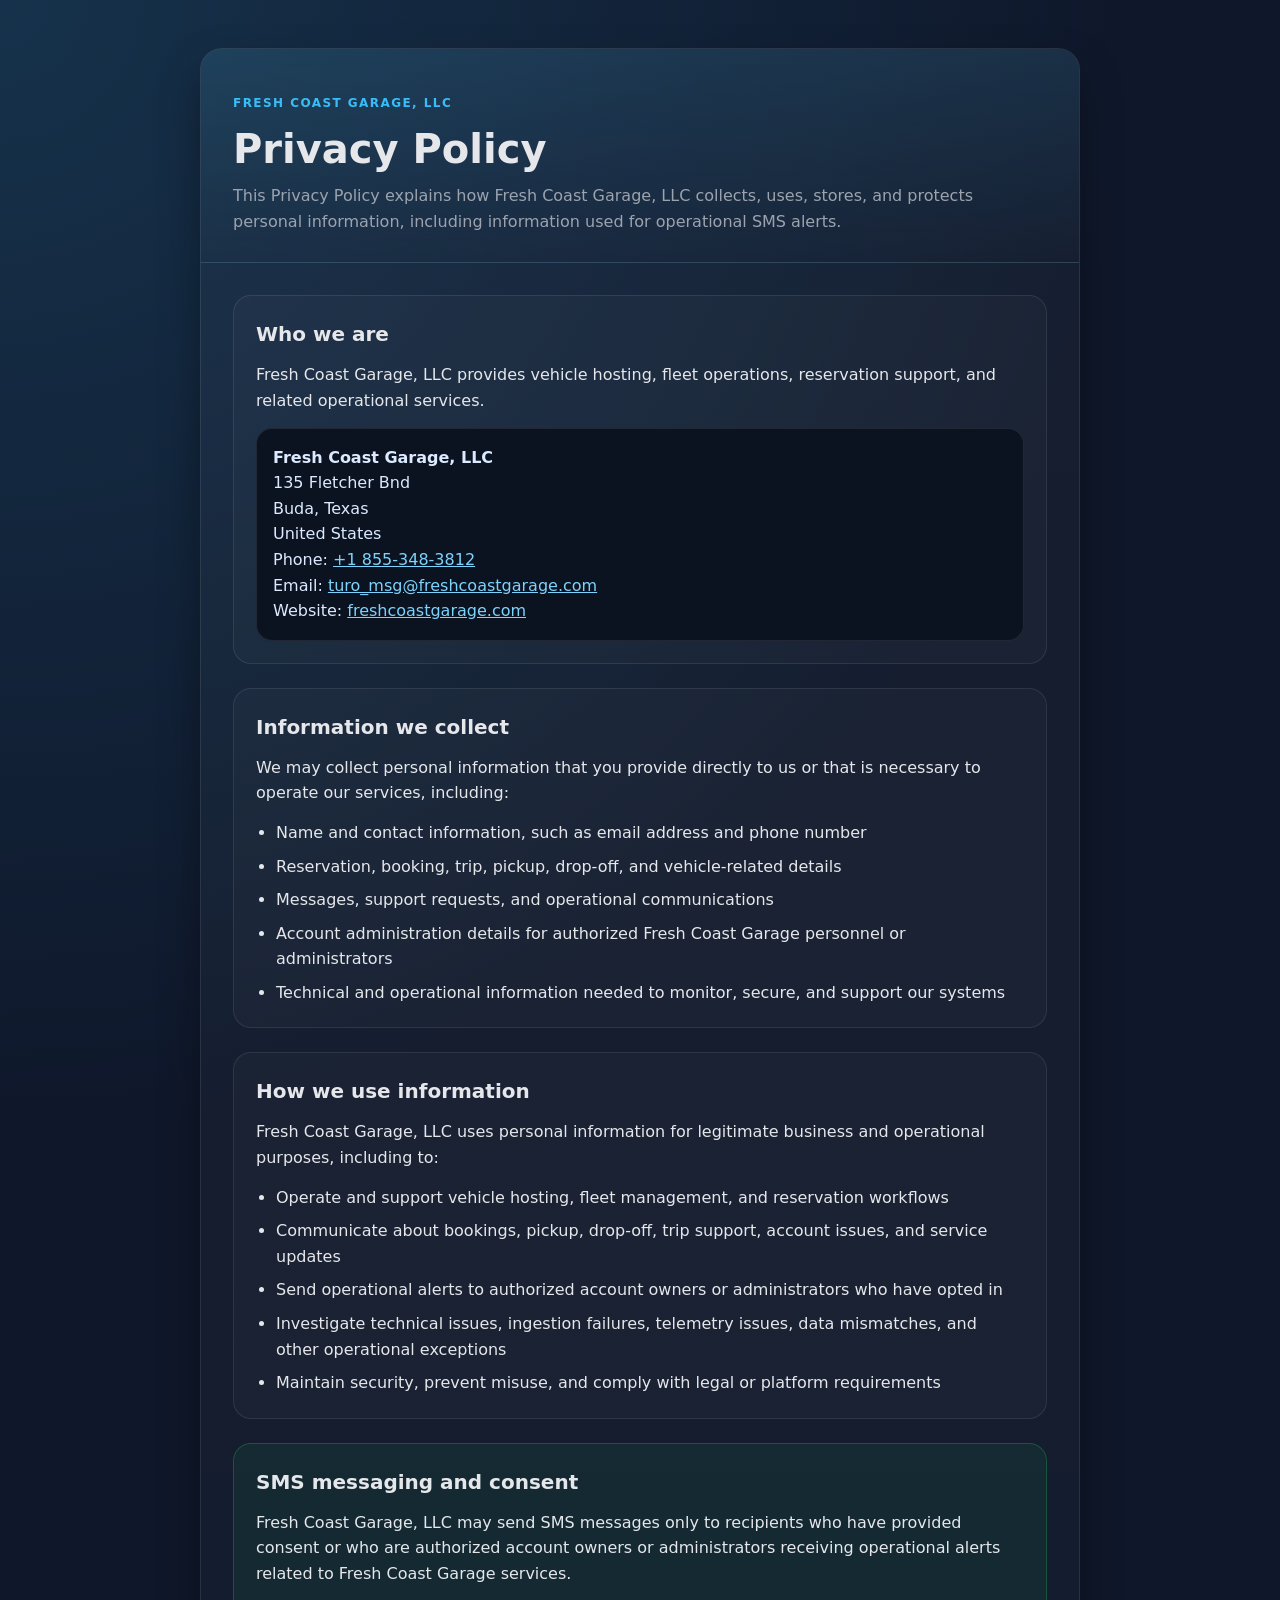
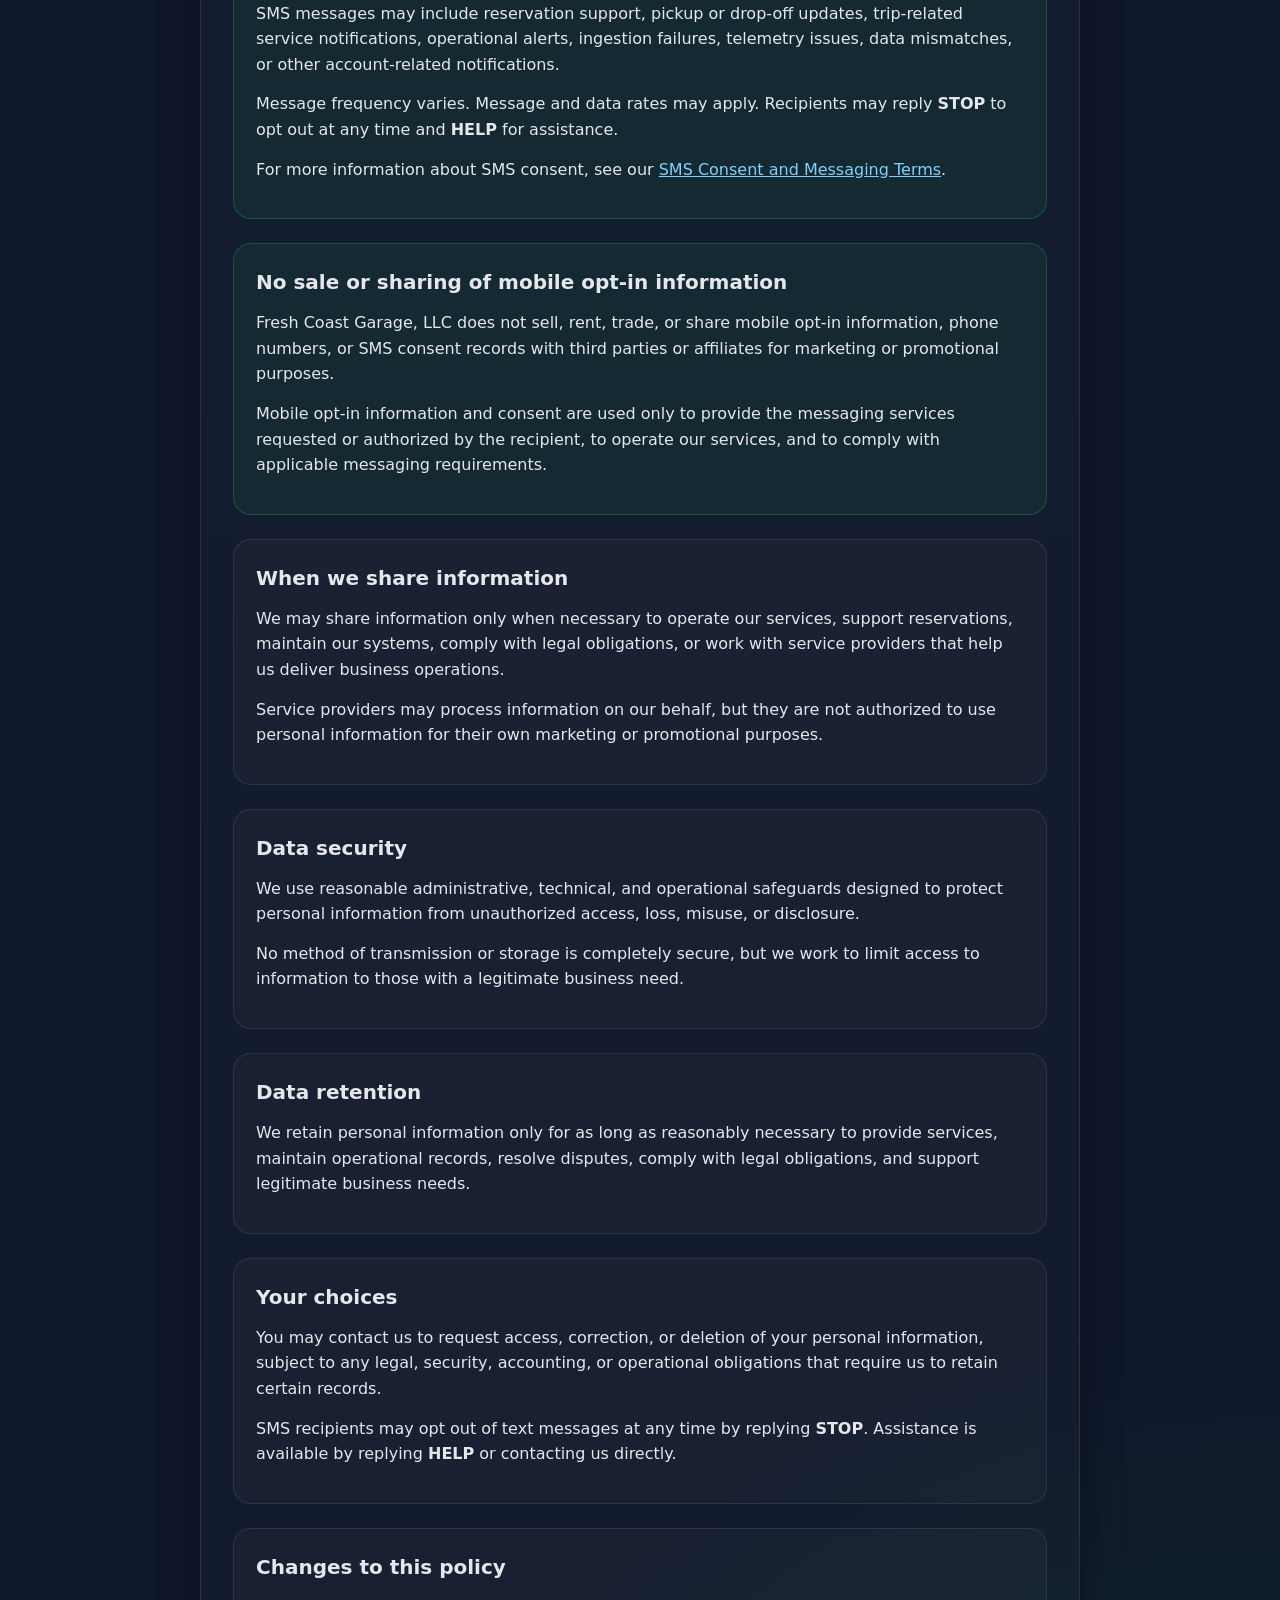
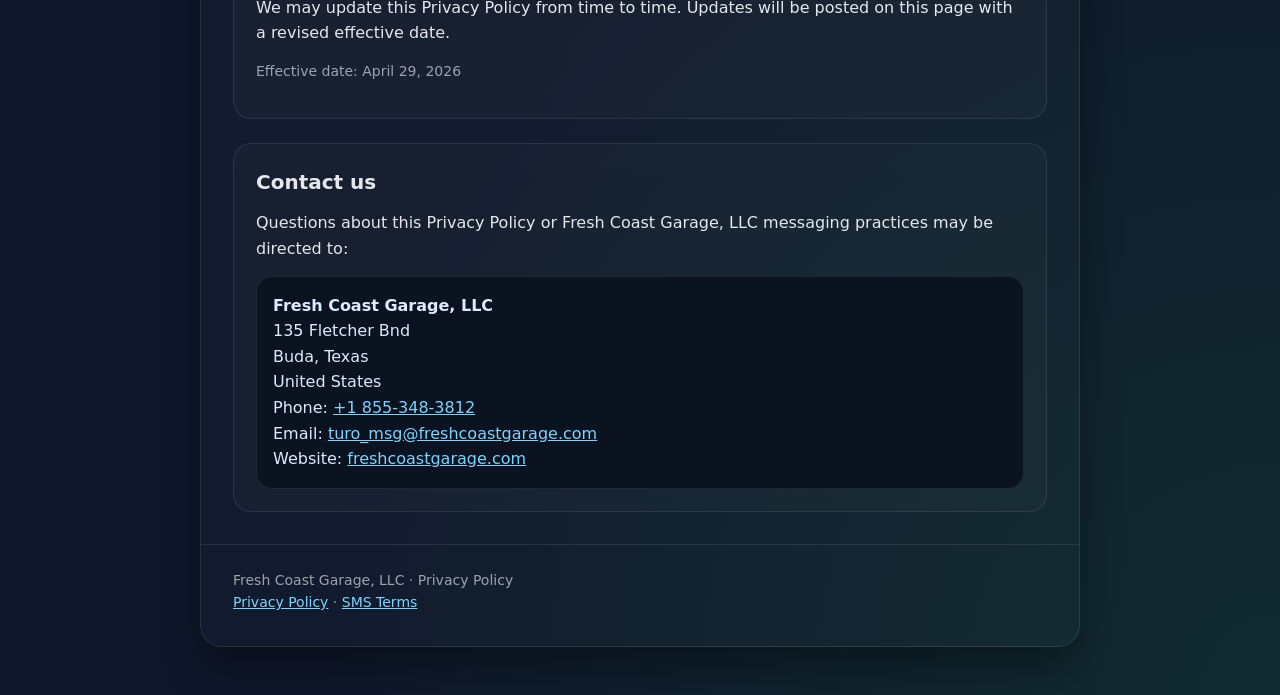
<file: privacy.html>
﻿<!DOCTYPE html>
<html lang="en">
<head>
  <meta charset="UTF-8" />
  <meta name="viewport" content="width=device-width, initial-scale=1.0" />
  <title>Fresh Coast Garage, LLC | Privacy Policy</title>
  <meta name="description" content="Privacy Policy for Fresh Coast Garage, LLC, including SMS messaging privacy and consent terms." />
  <style>
    :root {
      --bg: #0f172a;
      --panel: #111827;
      --panel-2: #1f2937;
      --text: #e5e7eb;
      --muted: #9ca3af;
      --accent: #38bdf8;
      --accent-2: #22c55e;
      --border: rgba(255,255,255,0.09);
      --danger: #fca5a5;
      --shadow: 0 20px 40px rgba(0,0,0,0.35);
    }

    * { box-sizing: border-box; }

    body {
      margin: 0;
      font-family: Inter, ui-sans-serif, system-ui, -apple-system, BlinkMacSystemFont, "Segoe UI", sans-serif;
      background:
        radial-gradient(circle at top left, rgba(56, 189, 248, 0.16), transparent 28%),
        radial-gradient(circle at bottom right, rgba(34, 197, 94, 0.12), transparent 24%),
        var(--bg);
      color: var(--text);
      line-height: 1.6;
    }

    .wrap {
      width: min(880px, calc(100% - 32px));
      margin: 48px auto;
    }

    .card {
      background: linear-gradient(180deg, rgba(255,255,255,0.03), rgba(255,255,255,0.015));
      border: 1px solid var(--border);
      border-radius: 22px;
      box-shadow: var(--shadow);
      overflow: hidden;
    }

    .hero {
      padding: 40px 32px 28px;
      border-bottom: 1px solid var(--border);
      background: linear-gradient(180deg, rgba(56,189,248,0.10), rgba(255,255,255,0));
    }

    .eyebrow {
      display: inline-block;
      font-size: 12px;
      letter-spacing: 0.12em;
      text-transform: uppercase;
      color: var(--accent);
      font-weight: 700;
      margin-bottom: 14px;
    }

    h1 {
      margin: 0 0 12px;
      font-size: clamp(28px, 4vw, 40px);
      line-height: 1.1;
    }

    .sub {
      margin: 0;
      color: var(--muted);
      max-width: 760px;
      font-size: 16px;
    }

    .content {
      padding: 32px;
      display: grid;
      gap: 24px;
    }

    .panel {
      background: rgba(255,255,255,0.025);
      border: 1px solid var(--border);
      border-radius: 18px;
      padding: 22px;
    }

    h2 {
      margin: 0 0 12px;
      font-size: 20px;
    }

    p { margin: 0 0 14px; }

    ul {
      margin: 10px 0 0 0;
      padding-left: 20px;
    }

    li + li { margin-top: 8px; }

    a { color: #7dd3fc; }

    .highlight {
      border: 1px solid rgba(34,197,94,0.28);
      background: rgba(34,197,94,0.08);
      border-radius: 18px;
      padding: 22px;
    }

    .meta {
      color: var(--muted);
      font-size: 14px;
    }

    .contact-card {
      background: #0b1220;
      border: 1px solid var(--border);
      border-radius: 16px;
      padding: 16px;
      color: #dbeafe;
    }

    .footer {
      padding: 24px 32px 32px;
      color: var(--muted);
      font-size: 14px;
      border-top: 1px solid var(--border);
    }

    @media (max-width: 640px) {
      .wrap {
        width: min(100% - 20px, 880px);
        margin: 20px auto;
      }

      .hero,
      .content,
      .footer {
        padding-left: 20px;
        padding-right: 20px;
      }
    }
  </style>
</head>
<body>
  <main class="wrap">
    <section class="card">
      <div class="hero">
        <div class="eyebrow">Fresh Coast Garage, LLC</div>
        <h1>Privacy Policy</h1>
        <p class="sub">
          This Privacy Policy explains how Fresh Coast Garage, LLC collects, uses, stores, and protects personal information, including information used for operational SMS alerts.
        </p>
      </div>

      <div class="content">
        <section class="panel">
          <h2>Who we are</h2>
          <p>
            Fresh Coast Garage, LLC provides vehicle hosting, fleet operations, reservation support, and related operational services.
          </p>
          <div class="contact-card">
            <strong>Fresh Coast Garage, LLC</strong><br />
            135 Fletcher Bnd<br />
            Buda, Texas<br />
            United States<br />
            Phone: <a href="tel:+18553483812">+1 855-348-3812</a><br />
            Email: <a href="mailto:turo_msg@freshcoastgarage.com">turo_msg@freshcoastgarage.com</a><br />
            Website: <a href="https://freshcoastgarage.com/">freshcoastgarage.com</a>
          </div>
        </section>

        <section class="panel">
          <h2>Information we collect</h2>
          <p>
            We may collect personal information that you provide directly to us or that is necessary to operate our services, including:
          </p>
          <ul>
            <li>Name and contact information, such as email address and phone number</li>
            <li>Reservation, booking, trip, pickup, drop-off, and vehicle-related details</li>
            <li>Messages, support requests, and operational communications</li>
            <li>Account administration details for authorized Fresh Coast Garage personnel or administrators</li>
            <li>Technical and operational information needed to monitor, secure, and support our systems</li>
          </ul>
        </section>

        <section class="panel">
          <h2>How we use information</h2>
          <p>
            Fresh Coast Garage, LLC uses personal information for legitimate business and operational purposes, including to:
          </p>
          <ul>
            <li>Operate and support vehicle hosting, fleet management, and reservation workflows</li>
            <li>Communicate about bookings, pickup, drop-off, trip support, account issues, and service updates</li>
            <li>Send operational alerts to authorized account owners or administrators who have opted in</li>
            <li>Investigate technical issues, ingestion failures, telemetry issues, data mismatches, and other operational exceptions</li>
            <li>Maintain security, prevent misuse, and comply with legal or platform requirements</li>
          </ul>
        </section>

        <section class="highlight">
          <h2>SMS messaging and consent</h2>
          <p>
            Fresh Coast Garage, LLC may send SMS messages only to recipients who have provided consent or who are authorized account owners or administrators receiving operational alerts related to Fresh Coast Garage services.
          </p>
          <p>
            SMS messages may include reservation support, pickup or drop-off updates, trip-related service notifications, operational alerts, ingestion failures, telemetry issues, data mismatches, or other account-related notifications.
          </p>
          <p>
            Message frequency varies. Message and data rates may apply. Recipients may reply <strong>STOP</strong> to opt out at any time and <strong>HELP</strong> for assistance.
          </p>
          <p>
            For more information about SMS consent, see our <a href="/smsconsent.html">SMS Consent and Messaging Terms</a>.
          </p>
        </section>

        <section class="highlight">
          <h2>No sale or sharing of mobile opt-in information</h2>
          <p>
            Fresh Coast Garage, LLC does not sell, rent, trade, or share mobile opt-in information, phone numbers, or SMS consent records with third parties or affiliates for marketing or promotional purposes.
          </p>
          <p>
            Mobile opt-in information and consent are used only to provide the messaging services requested or authorized by the recipient, to operate our services, and to comply with applicable messaging requirements.
          </p>
        </section>

        <section class="panel">
          <h2>When we share information</h2>
          <p>
            We may share information only when necessary to operate our services, support reservations, maintain our systems, comply with legal obligations, or work with service providers that help us deliver business operations.
          </p>
          <p>
            Service providers may process information on our behalf, but they are not authorized to use personal information for their own marketing or promotional purposes.
          </p>
        </section>

        <section class="panel">
          <h2>Data security</h2>
          <p>
            We use reasonable administrative, technical, and operational safeguards designed to protect personal information from unauthorized access, loss, misuse, or disclosure.
          </p>
          <p>
            No method of transmission or storage is completely secure, but we work to limit access to information to those with a legitimate business need.
          </p>
        </section>

        <section class="panel">
          <h2>Data retention</h2>
          <p>
            We retain personal information only for as long as reasonably necessary to provide services, maintain operational records, resolve disputes, comply with legal obligations, and support legitimate business needs.
          </p>
        </section>

        <section class="panel">
          <h2>Your choices</h2>
          <p>
            You may contact us to request access, correction, or deletion of your personal information, subject to any legal, security, accounting, or operational obligations that require us to retain certain records.
          </p>
          <p>
            SMS recipients may opt out of text messages at any time by replying <strong>STOP</strong>. Assistance is available by replying <strong>HELP</strong> or contacting us directly.
          </p>
        </section>

        <section class="panel">
          <h2>Changes to this policy</h2>
          <p>
            We may update this Privacy Policy from time to time. Updates will be posted on this page with a revised effective date.
          </p>
          <p class="meta">
            Effective date: April 29, 2026
          </p>
        </section>

        <section class="panel">
          <h2>Contact us</h2>
          <p>
            Questions about this Privacy Policy or Fresh Coast Garage, LLC messaging practices may be directed to:
          </p>
          <div class="contact-card">
            <strong>Fresh Coast Garage, LLC</strong><br />
            135 Fletcher Bnd<br />
            Buda, Texas<br />
            United States<br />
            Phone: <a href="tel:+18553483812">+1 855-348-3812</a><br />
            Email: <a href="mailto:turo_msg@freshcoastgarage.com">turo_msg@freshcoastgarage.com</a><br />
            Website: <a href="https://freshcoastgarage.com/">freshcoastgarage.com</a>
          </div>
        </section>
      </div>

      <div class="footer">
        Fresh Coast Garage, LLC &middot; Privacy Policy<br />
        <a href="/privacy.html">Privacy Policy</a> · <a href="/smsconsent.html">SMS Terms</a>
      </div>
    </section>
  </main>
</body>
</html>
</file>
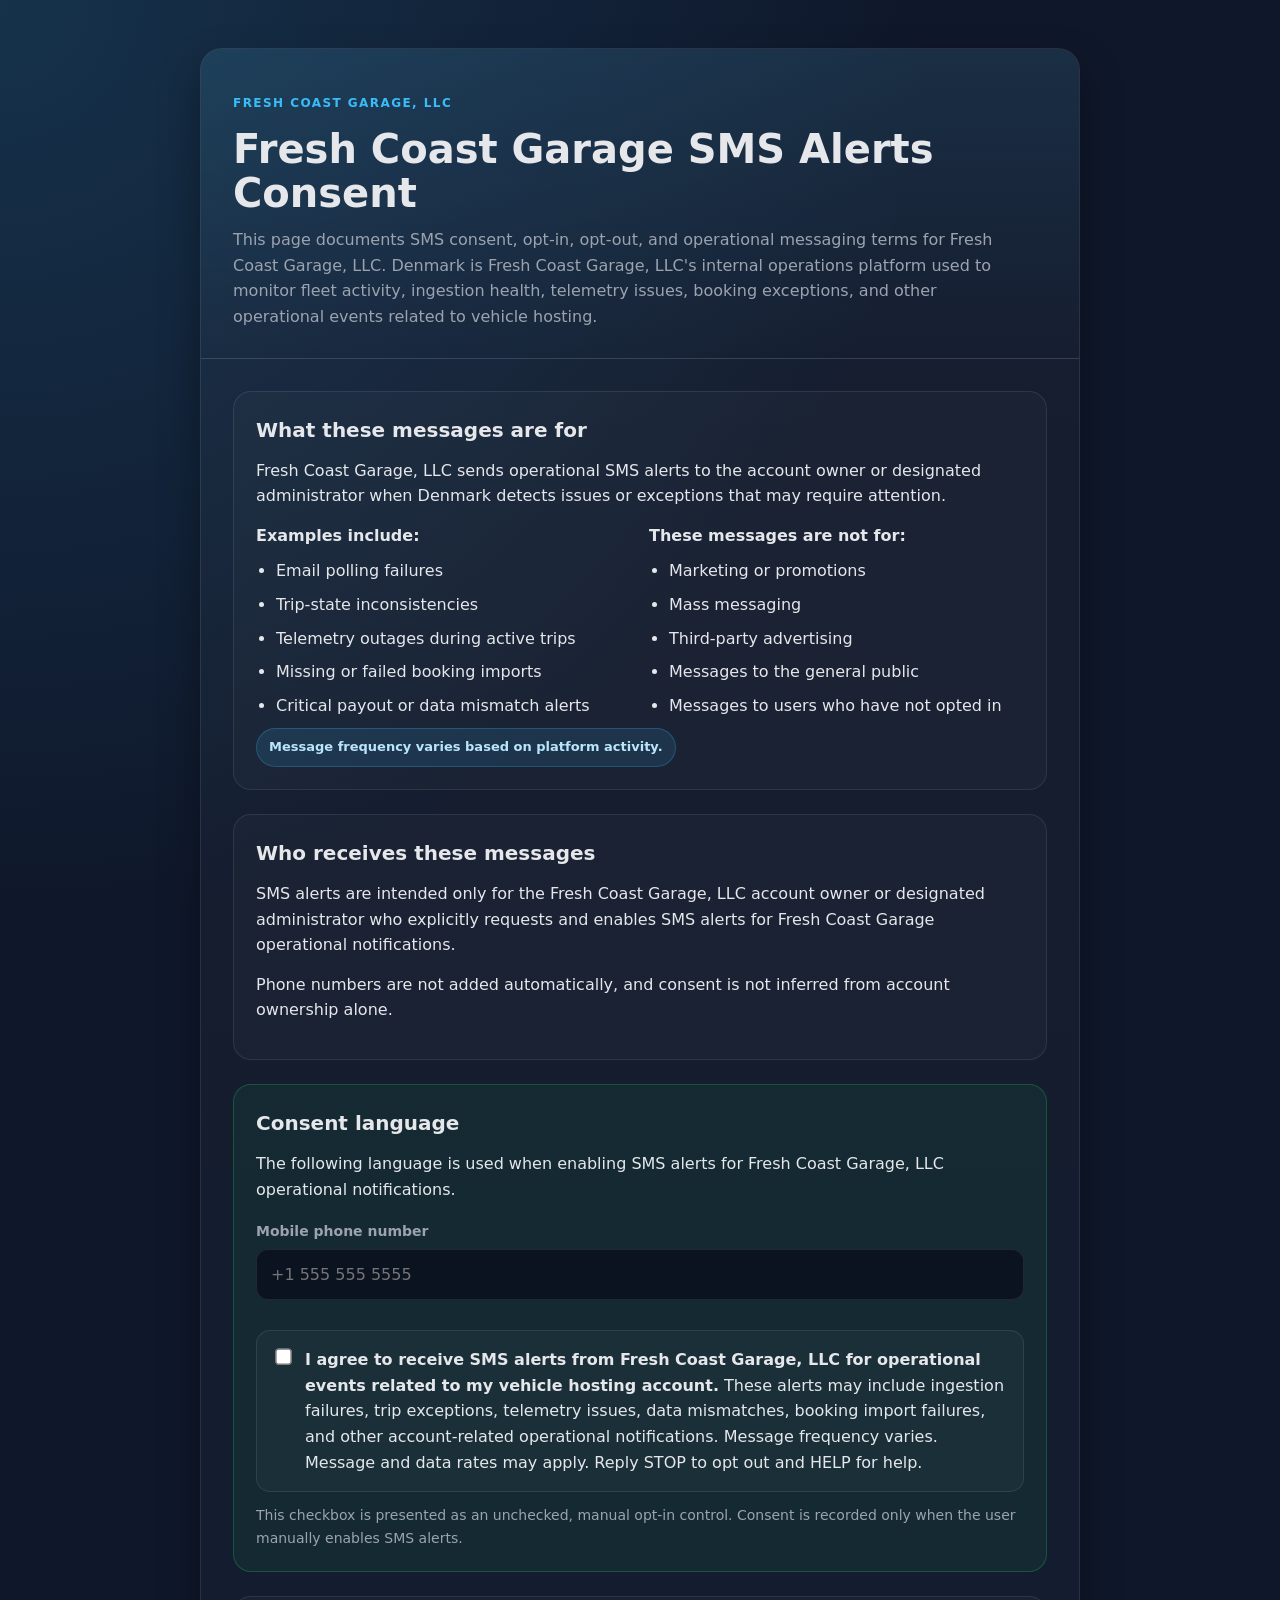
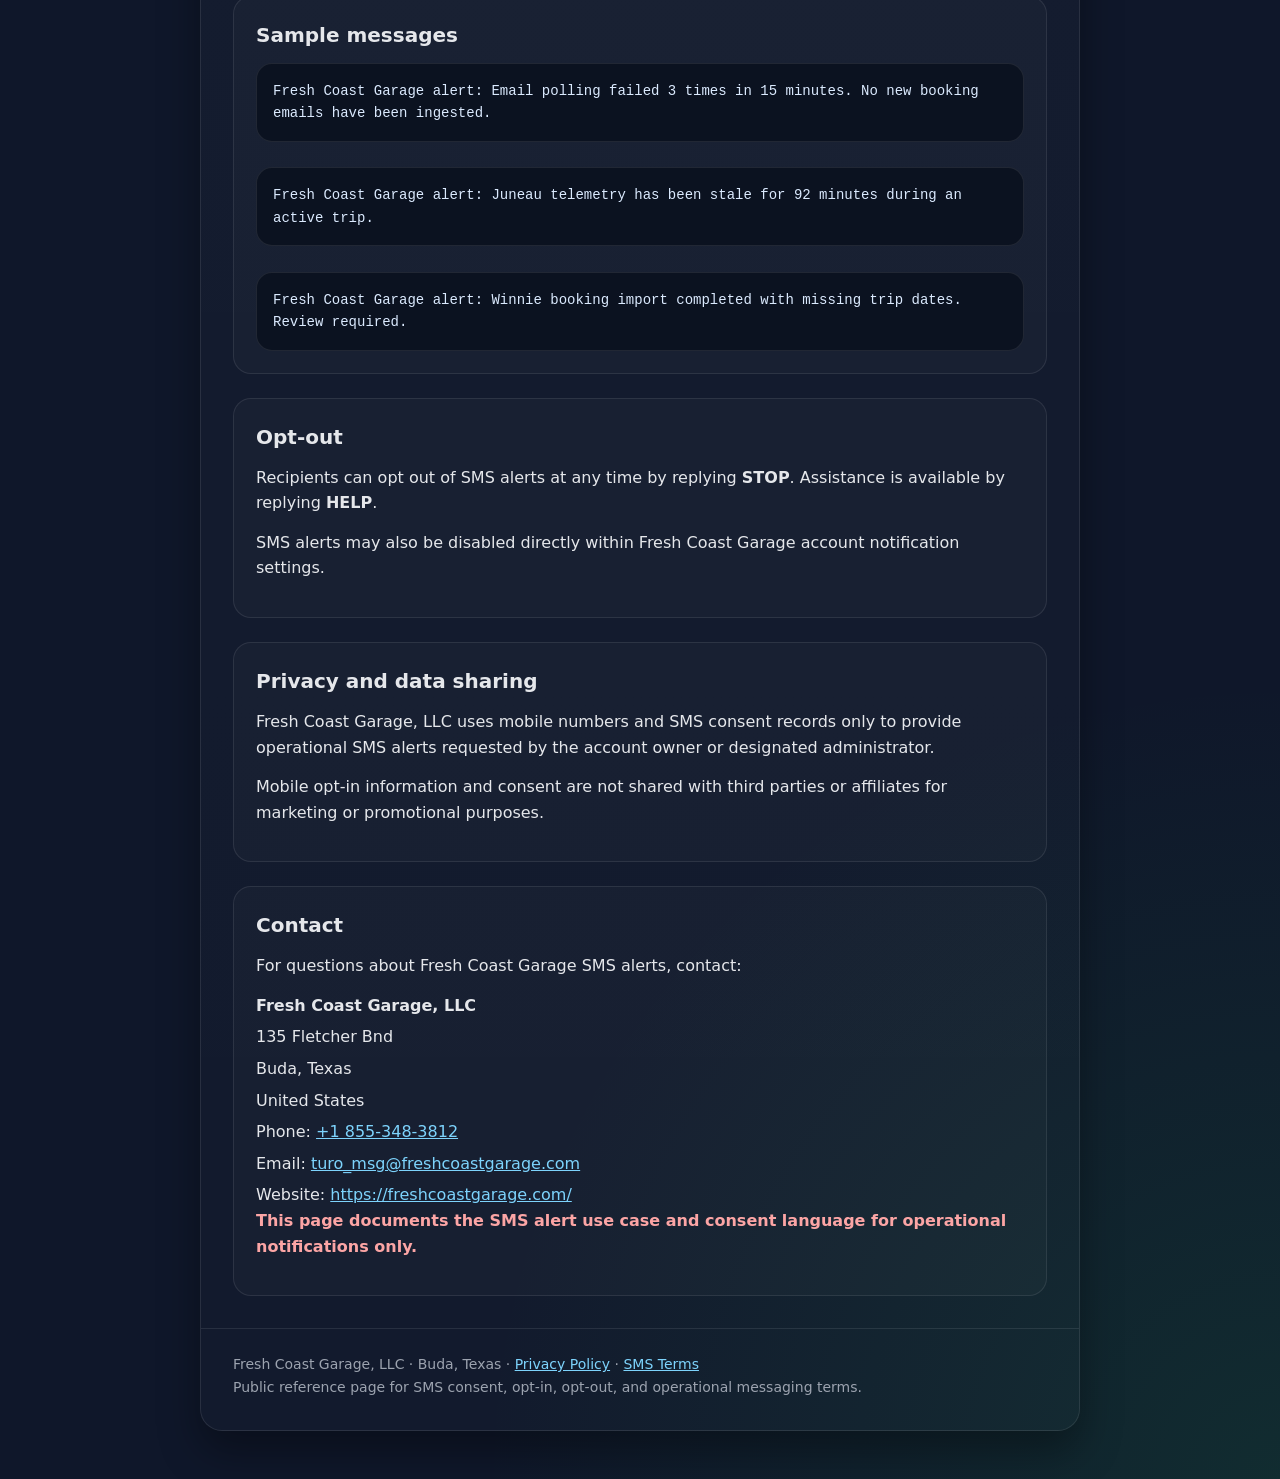
<file: smsconsent.html>
﻿<!DOCTYPE html>
<html lang="en">
<head>
  <meta charset="UTF-8" />
  <meta name="viewport" content="width=device-width, initial-scale=1.0" />
  <title>Fresh Coast Garage | SMS Alerts Consent</title>
  <meta name="description" content="SMS consent, opt-in, opt-out, and operational messaging terms for Fresh Coast Garage, LLC." />
  <style>
    :root {
      --bg: #0f172a;
      --panel: #111827;
      --panel-2: #1f2937;
      --text: #e5e7eb;
      --muted: #9ca3af;
      --accent: #38bdf8;
      --accent-2: #22c55e;
      --border: rgba(255,255,255,0.09);
      --danger: #fca5a5;
      --shadow: 0 20px 40px rgba(0,0,0,0.35);
    }

    * { box-sizing: border-box; }

    body {
      margin: 0;
      font-family: Inter, ui-sans-serif, system-ui, -apple-system, BlinkMacSystemFont, "Segoe UI", sans-serif;
      background:
        radial-gradient(circle at top left, rgba(56, 189, 248, 0.16), transparent 28%),
        radial-gradient(circle at bottom right, rgba(34, 197, 94, 0.12), transparent 24%),
        var(--bg);
      color: var(--text);
      line-height: 1.6;
    }

    .wrap {
      width: min(880px, calc(100% - 32px));
      margin: 48px auto;
    }

    .card {
      background: linear-gradient(180deg, rgba(255,255,255,0.03), rgba(255,255,255,0.015));
      border: 1px solid var(--border);
      border-radius: 22px;
      box-shadow: var(--shadow);
      overflow: hidden;
    }

    .hero {
      padding: 40px 32px 28px;
      border-bottom: 1px solid var(--border);
      background: linear-gradient(180deg, rgba(56,189,248,0.10), rgba(255,255,255,0));
    }

    .eyebrow {
      display: inline-block;
      font-size: 12px;
      letter-spacing: 0.12em;
      text-transform: uppercase;
      color: var(--accent);
      font-weight: 700;
      margin-bottom: 14px;
    }

    h1 {
      margin: 0 0 12px;
      font-size: clamp(28px, 4vw, 40px);
      line-height: 1.1;
    }

    .sub {
      margin: 0;
      color: var(--muted);
      max-width: 760px;
      font-size: 16px;
    }

    .content {
      padding: 32px;
      display: grid;
      gap: 24px;
    }

    .panel {
      background: rgba(255,255,255,0.025);
      border: 1px solid var(--border);
      border-radius: 18px;
      padding: 22px;
    }

    h2 {
      margin: 0 0 12px;
      font-size: 20px;
    }

    p {
      margin: 0 0 14px;
    }

    ul {
      margin: 10px 0 0 0;
      padding-left: 20px;
    }

    li + li {
      margin-top: 8px;
    }

    .grid {
      display: grid;
      grid-template-columns: repeat(auto-fit, minmax(260px, 1fr));
      gap: 18px;
    }

    .pill {
      display: inline-block;
      margin-top: 10px;
      padding: 8px 12px;
      border-radius: 999px;
      background: rgba(56, 189, 248, 0.12);
      border: 1px solid rgba(56, 189, 248, 0.24);
      color: #bae6fd;
      font-size: 13px;
      font-weight: 600;
    }

    .example {
      background: #0b1220;
      border: 1px solid var(--border);
      border-radius: 16px;
      padding: 16px;
      font-family: "SFMono-Regular", Consolas, "Liberation Mono", Menlo, monospace;
      font-size: 14px;
      color: #dbeafe;
      white-space: pre-wrap;
      word-break: break-word;
    }

    .consent-box {
      border: 1px solid rgba(34,197,94,0.28);
      background: rgba(34,197,94,0.08);
      border-radius: 18px;
      padding: 22px;
    }

    .consent-box h2 {
      display: flex;
      align-items: center;
      gap: 10px;
    }

    .check {
      display: flex;
      align-items: flex-start;
      gap: 12px;
      margin-top: 18px;
      padding: 16px;
      border-radius: 14px;
      background: rgba(255,255,255,0.03);
      border: 1px solid var(--border);
    }

    .form-example {
      margin-top: 18px;
      display: grid;
      gap: 12px;
    }

    .field label {
      margin-bottom: 6px;
      color: var(--muted);
      font-size: 14px;
      font-weight: 600;
      cursor: default;
    }

    input[type="tel"] {
      width: 100%;
      padding: 12px 14px;
      border-radius: 12px;
      border: 1px solid var(--border);
      background: #0b1220;
      color: var(--text);
      font: inherit;
    }

    .business-details {
      display: grid;
      gap: 6px;
      margin-top: 10px;
    }

    .business-details span {
      display: block;
    }

    input[type="checkbox"] {
      margin-top: 3px;
      transform: scale(1.25);
      accent-color: var(--accent-2);
      flex: 0 0 auto;
    }

    label {
      cursor: pointer;
      display: block;
    }

    .meta {
      margin-top: 12px;
      color: var(--muted);
      font-size: 14px;
    }

    .footer {
      padding: 24px 32px 32px;
      color: var(--muted);
      font-size: 14px;
      border-top: 1px solid var(--border);
    }

    a {
      color: #7dd3fc;
    }

    .warning {
      color: var(--danger);
      font-weight: 600;
    }

    @media (max-width: 640px) {
      .wrap {
        width: min(100% - 20px, 880px);
        margin: 20px auto;
      }

      .hero,
      .content,
      .footer {
        padding-left: 20px;
        padding-right: 20px;
      }
    }
  </style>
</head>
<body>
  <main class="wrap">
    <section class="card">
      <div class="hero">
        <div class="eyebrow">Fresh Coast Garage, LLC</div>
        <h1>Fresh Coast Garage SMS Alerts Consent</h1>
        <p class="sub">
          This page documents SMS consent, opt-in, opt-out, and operational messaging terms for Fresh Coast Garage, LLC.
          Denmark is Fresh Coast Garage, LLC's internal operations platform used to monitor fleet activity, ingestion health, telemetry issues, booking exceptions, and other operational events related to vehicle hosting.
        </p>
      </div>

      <div class="content">
        <section class="panel">
          <h2>What these messages are for</h2>
          <p>
            Fresh Coast Garage, LLC sends operational SMS alerts to the account owner or designated administrator when
            Denmark detects issues or exceptions that may require attention.
          </p>
          <div class="grid">
            <div>
              <strong>Examples include:</strong>
              <ul>
                <li>Email polling failures</li>
                <li>Trip-state inconsistencies</li>
                <li>Telemetry outages during active trips</li>
                <li>Missing or failed booking imports</li>
                <li>Critical payout or data mismatch alerts</li>
              </ul>
            </div>
            <div>
              <strong>These messages are not for:</strong>
              <ul>
                <li>Marketing or promotions</li>
                <li>Mass messaging</li>
                <li>Third-party advertising</li>
                <li>Messages to the general public</li>
                <li>Messages to users who have not opted in</li>
              </ul>
            </div>
          </div>
          <span class="pill">Message frequency varies based on platform activity.</span>
        </section>

        <section class="panel">
          <h2>Who receives these messages</h2>
          <p>
            SMS alerts are intended only for the Fresh Coast Garage, LLC account owner or designated administrator who
            explicitly requests and enables SMS alerts for Fresh Coast Garage operational notifications.
          </p>
          <p>
            Phone numbers are not added automatically, and consent is not inferred from account ownership alone.
          </p>
        </section>

        <section class="consent-box">
          <h2>Consent language</h2>
          <p>
            The following language is used when enabling SMS alerts for Fresh Coast Garage, LLC operational notifications.
          </p>

          <div class="form-example" aria-label="SMS opt-in form example">
            <div class="field">
              <label for="mobile-phone">Mobile phone number</label>
              <input id="mobile-phone" type="tel" placeholder="+1 555 555 5555" />
            </div>

            <div class="check">
              <input id="consent" type="checkbox" />
              <label for="consent">
                <strong>I agree to receive SMS alerts from Fresh Coast Garage, LLC for operational events related to my vehicle hosting account.</strong>
                These alerts may include ingestion failures, trip exceptions, telemetry issues, data mismatches, booking import failures,
                and other account-related operational notifications. Message frequency varies. Message and data rates may apply.
                Reply STOP to opt out and HELP for help.
              </label>
            </div>
          </div>

          <div class="meta">
            This checkbox is presented as an unchecked, manual opt-in control. Consent is recorded only when the user manually enables SMS alerts.
          </div>
        </section>

        <section class="panel">
          <h2>Sample messages</h2>
          <div class="example">Fresh Coast Garage alert: Email polling failed 3 times in 15 minutes. No new booking emails have been ingested.</div>
          <br />
          <div class="example">Fresh Coast Garage alert: Juneau telemetry has been stale for 92 minutes during an active trip.</div>
          <br />
          <div class="example">Fresh Coast Garage alert: Winnie booking import completed with missing trip dates. Review required.</div>
        </section>

        <section class="panel">
          <h2>Opt-out</h2>
          <p>
            Recipients can opt out of SMS alerts at any time by replying <strong>STOP</strong>. Assistance is available by replying <strong>HELP</strong>.
          </p>
          <p>
            SMS alerts may also be disabled directly within Fresh Coast Garage account notification settings.
          </p>
        </section>

        <section class="panel">
          <h2>Privacy and data sharing</h2>
          <p>
            Fresh Coast Garage, LLC uses mobile numbers and SMS consent records only to provide operational SMS alerts requested by the account owner or designated administrator.
          </p>
          <p>
            Mobile opt-in information and consent are not shared with third parties or affiliates for marketing or promotional purposes.
          </p>
        </section>

        <section class="panel">
          <h2>Contact</h2>
          <p>
            For questions about Fresh Coast Garage SMS alerts, contact:
          </p>
          <div class="business-details">
            <span><strong>Fresh Coast Garage, LLC</strong></span>
            <span>135 Fletcher Bnd</span>
            <span>Buda, Texas</span>
            <span>United States</span>
            <span>Phone: <a href="tel:+18553483812">+1 855-348-3812</a></span>
            <span>Email: <a href="mailto:turo_msg@freshcoastgarage.com">turo_msg@freshcoastgarage.com</a></span>
            <span>Website: <a href="https://freshcoastgarage.com/">https://freshcoastgarage.com/</a></span>
          </div>
          <p class="warning">
            This page documents the SMS alert use case and consent language for operational notifications only.
          </p>
        </section>
      </div>

      <div class="footer">
        Fresh Coast Garage, LLC · Buda, Texas · <a href="/privacy.html">Privacy Policy</a> · <a href="/smsconsent.html">SMS Terms</a><br />
        Public reference page for SMS consent, opt-in, opt-out, and operational messaging terms.
      </div>
    </section>
  </main>
</body>
</html>
</file>
<file: styles.css>
/* Reset & base styling */
* {
  box-sizing: border-box;
  margin: 0;
  padding: 0;
}

body {
  font-family: 'Segoe UI', Tahoma, Geneva, Verdana, sans-serif;
  background: linear-gradient(to right, #f7f8fa, #e2edf7);
  color: #333;
  min-height: 100vh;
  display: flex;
  flex-direction: column;
  align-items: center;
  padding-top: 10px;
}

main {
  flex: 1;
  margin-top: 80px;
  text-align: center;
}

/* Header & Nav */
header {
  z-index: 10;
  width: 100%;
  padding: 1rem;
  background-color: #ffffffcc;
  backdrop-filter: blur(6px);
  box-shadow: 0 2px 4px rgba(0,0,0,0.1);
  position: fixed;
  top: 0;
  left: 0;
}

h1 {
  font-size: 2rem;
  margin-bottom: 0.5rem;
  color: #1a1a1a;
}

nav ul {
  flex-wrap: wrap;
  list-style: none;
  margin: 0;
  padding: 0;
  display: flex;
  justify-content: center;
  gap: 1.5rem;
  margin-top: 0.5rem;
}

nav a {
  text-decoration: none;
  color: #0077b6;
  font-weight: bold;
  transition: color 0.2s ease;
}

nav a:hover {
  color: #005f8e;
}

/* Main content */
p {
  font-size: 1.2rem;
  margin-bottom: 2rem;
}

.cta-button {
  display: block;
  width: fit-content;
  margin: 1rem auto 2rem auto;
  margin-top: 11rem;
  padding: 10.75rem 1.5rem;
  background-color: #0077cc;
  color: white;
  font-size: 1.1rem;
  text-decoration: none;
  border-radius: 6px;
  box-shadow: 0 4px 10px rgba(0,0,0,0.1);
  z-index: 1;
  position: relative;
}

.cta-button:hover {
  background-color: #005f8e;
}

/* Footer */
footer {
  margin-top: auto;
  padding: 1rem 0;
  font-size: 0.9rem;
  color: #666;
}

/* Car gallery */
.car-gallery {
  margin-top: 4rem;
}

.car-gallery h2 {
  font-size: 1.8rem;
  margin-bottom: 1rem;
  color: #222;
}

.car-cards {
  display: flex;
  flex-wrap: wrap;
  justify-content: center;
  gap: 2rem;
  margin-top: 0; /* This prevents pushing down from above */
  position: relative;
  z-index: 0;
}

.car-card {
  display: block;
  background: #fff;
  padding: 1rem 1.5rem;
  border-radius: 10px;
  box-shadow: 0 4px 8px rgba(0,0,0,0.1);
  text-align: left;
  width: 90%;
  max-width: 400px;
  text-decoration: none;
  color: #333;
  transition: transform 0.2s ease, box-shadow 0.2s ease;
}

.car-card:hover {
  transform: translateY(-3px);
  box-shadow: 0 6px 14px rgba(0,0,0,0.15);
}

.car-card h3 {
  margin-bottom: 0.25rem;
  font-size: 1.4rem;
  color: #0077b6;
}

.car-card p {
  font-size: 1rem;
  color: #666;
}

/* About section */
#about {
  padding: 2rem;
  background-color: #f7f7f7;
  border-top: 2px solid #ccc;
}

#about h2 {
  font-size: 2em;
  margin-bottom: 1rem;
}

.about-content {
  max-width: 900px;
  margin: 0 auto;
}

.about-content p {
  margin-bottom: 1rem;
  line-height: 1.6;
}

.about-photo {
  width: 100%;
  max-width: 500px;
  float: right;
  margin-left: 2rem;
  margin-bottom: 1rem;
  border-radius: 6px;
  box-shadow: 0 2px 8px rgba(0,0,0,0.2);
}
.car-photo {
  width: 100%;
  height: 100%;
  object-fit: cover;
  display: block;
  border-radius: 6px;
}
.image-wrapper {
  width: 100%;
  aspect-ratio: 4 / 3;
  overflow: hidden;
  border-radius: 16px;
  margin-bottom: 0.5rem;
}
.car-cards {
  display: flex;
  flex-wrap: wrap;
  justify-content: center;
  gap: 2rem;
  margin-bottom: 4rem; /* creates space before About section */
}

.car-card {
  display: block;
  background: #fff;
  padding: 1rem 1.5rem;
  border-radius: 10px;
  box-shadow: 0 4px 8px rgba(0,0,0,0.1);
  text-align: left;
  width: 100%;
  max-width: 360px;
  text-decoration: none;
  color: #333;
  transition: transform 0.2s ease, box-shadow 0.2s ease;
}

@media (min-width: 600px) {
  .car-card {
    width: 45%;
  }
}
#weather {
  margin: 2rem auto;
  padding: 1rem;
  background-color: #eef6fb;
  border-radius: 8px;
  max-width: 700px;
  text-align: center;
}

#weather h2 {
  font-size: 1.5rem;
  margin-bottom: 1rem;
}

.weather-cards {
  display: flex;
  justify-content: center;
  gap: 1rem;
  flex-wrap: wrap;
}

.weather-day {
  background-color: #fff;
  padding: 0.75rem;
  border-radius: 6px;
  box-shadow: 0 2px 6px rgba(0,0,0,0.1);
  width: 100px;
}

.weather-day h3 {
  font-size: 1rem;
  margin-bottom: 0.25rem;
}

.weather-day img {
  width: 40px;
  height: 40px;
}

.weather-day p {
  font-size: 0.9rem;
  margin: 0.25rem 0;
}

/* give your hero logo a little breathing room */
.logo-container {
  margin-bottom: 1rem;
  /* optional: max-width: 100%; text-align:center; */
}

/* Guest guide: shared colors and card treatment with the fleet. */
.reviews-card { max-width: 960px; margin: 0 auto; padding: clamp(1.25rem, 4vw, 3rem); background: #fff; border: 1px solid #dbe7ef; border-radius: 20px; box-shadow: 0 4px 12px rgba(36,65,93,0.08); text-align: left; }
.reviews-card .reviews-intro { font-size: 1rem; line-height: 1.6; color: #526373; margin: 0.75rem 0 1.25rem; max-width: 65ch; }
.review-slide { padding: 1rem 0; }
.review-slide blockquote { border-left: 3px solid #a8cddd; padding-left: 1.25rem; }
.review-slide p { font-size: clamp(1rem, 1.6vw, 1.2rem); line-height: 1.75; margin: 0 0 1rem; color: #24415d; }
.review-slide figcaption { padding-left: 1.45rem; font-weight: 700; color: #24415d; }
.review-slide figcaption span { font-weight: 400; font-size: 0.85rem; color: #526373; margin-left: 0.5rem; }
.reviews-enhanced .review-stage { display: grid; }
.reviews-enhanced .review-slide { grid-area: 1 / 1; min-width: 0; visibility: hidden; opacity: 0; transition: opacity 500ms ease; }
.reviews-enhanced .review-slide.is-active { visibility: visible; opacity: 1; }
.review-controls { display: flex; flex-wrap: wrap; align-items: center; justify-content: space-between; gap: 0.75rem; }
.review-controls[hidden] { display: none; }
.review-navigation { display: flex; align-items: center; gap: 0.75rem; }
.review-controls button { min-width: 44px; min-height: 44px; padding: 0.5rem 0.85rem; border: 1px solid #c9dce8; border-radius: 999px; color: #005f8e; background: #f8fbfd; font: inherit; cursor: pointer; }
.review-controls button:hover { background: #e5f1fb; }
.review-controls button:focus-visible { outline: 3px solid #005f8e; outline-offset: 3px; }
.review-count { color: #526373; font-size: 0.9rem; font-variant-numeric: tabular-nums; }
.review-highlights { display: flex; flex-wrap: wrap; gap: 0.5rem; border-top: 1px solid #e6edf2; padding-top: 1.25rem; margin-top: 0.75rem; }
.review-highlights span { background: #eef6fb; color: #24415d; border-radius: 999px; padding: 0.4rem 0.75rem; font-size: 0.8rem; }
.reviews-link { display: inline-flex; align-items: center; min-height: 44px; gap: 0.5rem; margin-top: 0.75rem; font-weight: 600; }
@media (prefers-reduced-motion: reduce) {
  .reviews-enhanced .review-slide { transition: none; }
}
.instagram-card { display: grid; gap: 1.5rem; padding: clamp(1rem, 3vw, 2rem); background: #fff; border: 1px solid #dbe7ef; border-radius: 20px; box-shadow: 0 4px 8px rgba(0,0,0,0.1); text-align: left; }
.instagram-intro { align-self: center; min-width: 0; }
.instagram-intro p { font-size: 1rem; line-height: 1.6; margin: 0.75rem 0; color: #526373; }
.instagram-follow { display: inline-flex; align-items: center; gap: 0.5rem; min-height: 44px; padding: 0.65rem 1rem; border: 1px solid #c9dce8; border-radius: 10px; font-weight: 600; text-decoration: none; }
.instagram-follow:hover { background: #eef6fb; }
.instagram-feed { min-width: 0; width: 100%; max-width: 540px; margin: 0 auto; }
.instagram-feed .instagram-media { width: 100% !important; min-width: 0 !important; max-width: 100% !important; margin: 0 !important; }
.instagram-feed blockquote { padding: 1.5rem; background: #f8fbfd; border-radius: 12px; line-height: 1.6; }
@media (min-width: 1024px) {
  .instagram-card { grid-template-columns: minmax(0, 1fr) minmax(0, 1.2fr); gap: 2.5rem; }
}
main { width: 100%; }
.logo-container img { max-width: 100%; height: auto; }
section[id] { scroll-margin-top: 8rem; }
a:focus-visible, summary:focus-visible {
  outline: 3px solid #005f8e;
  outline-offset: 4px;
  border-radius: 4px;
}
.guest-section {
  max-width: 1120px;
  margin: 0 auto 3rem;
  padding: 0 1rem;
}
.guest-section h1, .guest-section h2 { font-size: 2rem; margin-bottom: 0.75rem; }
.guest-home-link { display: block; width: fit-content; margin: 0 auto 1.5rem; color: #005f8e; padding: 0.65rem 1rem; text-underline-offset: 3px; }
nav a[aria-current="page"] { color: #24415d; text-decoration: underline; text-underline-offset: 5px; }
.guest-section .section-intro {
  max-width: 750px;
  margin: 0 auto 1.5rem;
  line-height: 1.6;
}
.pickup-options { display: grid; gap: 1.5rem; align-items: start; }
.pickup-panel, .faq-list details {
  background: #fff;
  border-radius: 10px;
  box-shadow: 0 4px 8px rgba(0,0,0,0.1);
  text-align: left;
  min-width: 0;
}
.pickup-panel { padding: 1.75rem; border: 1px solid #dbe7ef; border-radius: 20px; }
.airport-panel { border-color: #bed9e9; }
.pickup-tag {
  display: inline-block;
  background: #eef6fb;
  color: #24415d;
  border-radius: 999px;
  padding: 0.35rem 0.7rem;
  font-size: 0.85rem;
  font-weight: 700;
  margin-bottom: 0.75rem;
}
.pickup-panel h3 { color: #0077b6; font-size: 1.5rem; margin-bottom: 0.5rem; }
.pickup-card-heading { display: flex; align-items: center; gap: 0.85rem; margin-bottom: 1rem; }
.pickup-card-heading .pickup-tag { background: none; padding: 0; margin-bottom: 0.3rem; font-weight: 500; }
.pickup-card-heading h3 { margin: 0; }
.pickup-icon { display: grid; place-items: center; flex: 0 0 52px; height: 52px; border-radius: 16px; background: #e4f2ed; color: #256653; font-size: 2rem; }
.airport-panel .pickup-icon { background: #e5f1fb; color: #005f8e; }
.pickup-route { display: flex; flex-wrap: wrap; align-items: center; justify-content: center; gap: 0.5rem; background: #f1f6f9; padding: 0.85rem; border-radius: 10px; margin: 1.25rem 0; font-size: 0.9rem; font-weight: 600; color: #24415d; }
.pickup-moment { margin: 1.25rem 0; }
.pickup-panel .pickup-moment h4 { display: flex; align-items: center; gap: 0.65rem; margin: 0 0 0.5rem; }
.pickup-moment h4 span { display: grid; place-items: center; flex: 0 0 28px; height: 28px; background: #eef6fb; border-radius: 50%; font-size: 0.75rem; color: #005f8e; }
.pickup-panel .pickup-moment p { padding-left: 2.4rem; font-size: 0.95rem; margin-bottom: 0; }
.pickup-note strong, .pickup-note span { display: block; }
.pickup-note span { font-size: 0.9rem; margin-top: 0.25rem; }
.pickup-panel .arrival-note { background: #fff5de; color: #674d17; }
.pickup-panel .parking-perk { margin: 1rem 0 0; color: #256653; font-size: 0.95rem; font-weight: 600; }
.pickup-panel .pickup-small { font-size: 0.8rem; color: #555; margin: 0.75rem 0 0; }
.shuttle-number { font-size: 0.8rem; font-weight: 400; }
.pickup-panel h4 { font-size: 1.1rem; margin: 1.25rem 0 0.5rem; }
.pickup-panel p, .faq-list p { font-size: 1rem; line-height: 1.65; margin: 0 0 1rem; }
.pickup-location { font-weight: 600; color: #24415d; }
.pickup-steps { padding-left: 1.5rem; line-height: 1.65; }
.pickup-steps li { padding-left: 0.25rem; margin-bottom: 0.8rem; }
.pickup-steps li::marker { color: #005f8e; font-weight: 700; }
.pickup-note { background: #eef6fb; border-radius: 6px; padding: 1rem; line-height: 1.6; margin-top: 1rem; }
.pickup-actions { display: flex; flex-wrap: wrap; gap: 0.5rem 1rem; margin-top: 1rem; }
.guest-section a { color: #005f8e; text-underline-offset: 3px; }
.pickup-actions a { display: inline-flex; flex-wrap: wrap; gap: 0.3rem 0.5rem; align-items: center; justify-content: center; min-height: 44px; font-weight: 600; padding: 0.65rem 0.9rem; border: 1px solid #c9dce8; border-radius: 10px; text-decoration: none; }
.pickup-actions a:hover { background: #eef6fb; }
.guest-section .pickup-footnote { font-size: 0.9rem; line-height: 1.6; margin: 1.25rem auto 0; color: #555; max-width: 900px; }
.faq-inset {
  max-width: 960px;
  margin: 0 auto;
  padding: clamp(1.25rem, 4vw, 3rem);
  background: #f8fbfd;
  border: 1px solid #d5e2eb;
  border-radius: 24px;
  box-shadow: inset 0 2px 8px rgba(36,65,93,0.04), 0 12px 32px rgba(36,65,93,0.07);
  text-align: left;
}
.faq-inset .section-intro { margin-left: 0; color: #526373; font-size: 1rem; }
.faq-list { margin: 0 auto; display: grid; gap: 0; border: 1px solid #dbe6ee; border-radius: 14px; background: #fff; }
.faq-list details { background: transparent; border-radius: 0; box-shadow: none; }
.faq-list details + details { border-top: 1px solid #e6edf2; }
.faq-topics { display: flex; flex-wrap: wrap; justify-content: center; gap: 0.6rem; margin: 0 auto 2rem; max-width: 900px; }
.faq-topics a { display: inline-flex; align-items: center; min-height: 44px; padding: 0.6rem 1rem; border-radius: 999px; background: #fff; border: 1px solid #c9dce8; font-size: 0.9rem; text-decoration: none; }
.faq-topics a:hover { background: #eef6fb; }
.faq-inset .faq-topics { justify-content: flex-start; padding-bottom: 1.5rem; border-bottom: 1px solid #dbe6ee; }
.faq-group { max-width: 900px; margin: 0 auto 2rem; }
.faq-group:last-child { margin-bottom: 0; }
.faq-group h3 { text-align: left; color: #24415d; font-size: 1.15rem; margin: 0 0 0.85rem; }
.faq-list summary { padding: 1rem 1.25rem; cursor: pointer; font-weight: 600; line-height: 1.5; color: #24415d; }
.faq-list summary:hover { background: #eef6fb; border-radius: 10px; }
.faq-list details[open] summary { border-bottom: 1px solid #e2edf7; }
.faq-list p { padding: 1rem 1.25rem; margin: 0; color: #465b6b; font-size: 0.95rem; max-width: 75ch; }
@media (min-width: 1024px) {
  .pickup-options { grid-template-columns: 1fr 1fr; }
}
@media (max-width: 599px) {
  header { padding: 0.5rem 0.75rem; }
  nav ul { gap: 0.25rem 1rem; margin-top: 0; }
  nav a { display: inline-flex; align-items: center; min-height: 44px; }
  main { margin-top: 110px; }
  .guest-section h1, .guest-section h2 { font-size: 1.6rem; }
  .pickup-panel { padding: 1.25rem; }
}

/* give the CTA a bit of extra breathing room too */
.cta-button {
  margin-top: 11.5rem;     /* you can tweak this as well */
}

/* --- Responsive layout fixes for car cards --- */

/* On small screens, stack cards vertically */
@media (max-width: 599px) {
  .car-cards {
    flex-direction: column;
    align-items: center;
  }

  .car-card {
    width: 90%;
    max-width: 500px;
  }
}

/* On tablets and up, go to two-column layout */
@media (min-width: 600px) and (max-width: 1023px) {
  .car-card {
    width: 45%;
  }
}

/* On desktop, allow up to 3 in a row if screen allows */
@media (min-width: 1024px) {
  .car-cards {
    justify-content: center;
  }

  .car-card {
    width: 30%;
    max-width: 360px;
  }
}
</file>
